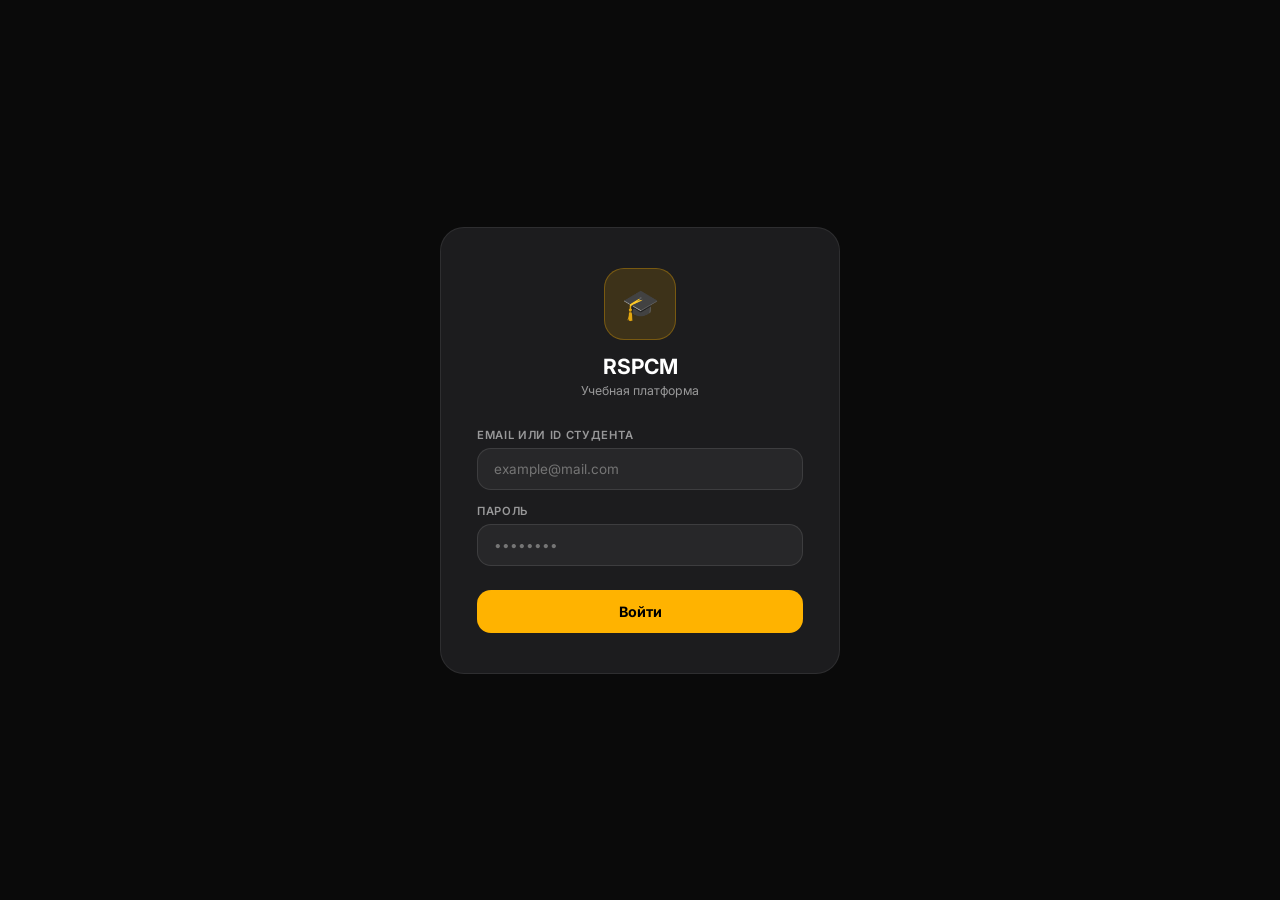
<file: index.html>
<!DOCTYPE html>
<html lang="ru">
<head>
<meta charset="UTF-8">
<meta name="viewport" content="width=device-width, initial-scale=1">
<title>RSPCM — Вход</title>
<link rel="stylesheet" href="css/style.css">
</head>
<body>
<div class="login-page">
  <div class="login-card">
    <div class="login-logo">
      <div class="logo-icon">🎓</div>
      <h1>RSPCM</h1>
      <p>Учебная платформа</p>
    </div>
    <div class="form-group">
      <label>Email или ID студента</label>
      <input type="text" id="identifier" placeholder="example@mail.com" autocomplete="username">
    </div>
    <div class="form-group">
      <label>Пароль</label>
      <input type="password" id="password" placeholder="••••••••" autocomplete="current-password">
    </div>
    <div id="login-error" style="color:#dc2626;font-size:.83rem;margin-bottom:10px;display:none;"></div>
    <button class="login-btn" id="login-btn" onclick="doLogin()">Войти</button>
  </div>
</div>
<div class="toast-container" id="toasts"></div>

<script src="js/api.js"></script>
<script src="js/utils.js"></script>
<script>
// Redirect if already logged in
(function() {
  const token = localStorage.getItem('token');
  const role = localStorage.getItem('role');
  if (token && role) redirect(role);
})();

function redirect(role) {
  if (role === 'ADMIN') location.href = 'admin/index.html';
  else if (role === 'TEACHER') location.href = 'teacher/index.html';
  else location.href = 'student/index.html';
}

document.getElementById('password').addEventListener('keydown', e => {
  if (e.key === 'Enter') doLogin();
});
document.getElementById('identifier').addEventListener('keydown', e => {
  if (e.key === 'Enter') document.getElementById('password').focus();
});

async function doLogin() {
  const identifier = document.getElementById('identifier').value.trim();
  const password = document.getElementById('password').value;
  const errEl = document.getElementById('login-error');
  errEl.style.display = 'none';

  if (!identifier || !password) {
    errEl.textContent = 'Заполните все поля';
    errEl.style.display = 'block';
    return;
  }

  const btn = document.getElementById('login-btn');
  btn.disabled = true;
  btn.textContent = 'Вход...';

  try {
    const data = await api.postNoAuth('/auth/login', { identifier, password });
    localStorage.setItem('token', data.token);
    const roles = data.roles || [];
    const role = roles.includes('ADMIN') ? 'ADMIN' : roles.includes('TEACHER') ? 'TEACHER' : 'STUDENT';
    localStorage.setItem('role', role);
    localStorage.setItem('userEmail', data.email || '');
    redirect(role);
  } catch (e) {
    const msg = e.message || 'Ошибка входа';
    let display = msg;
    try {
      const idx = msg.indexOf('{');
      if (idx !== -1) { display = JSON.parse(msg.slice(idx)).message || msg; }
    } catch {}
    errEl.textContent = display;
    errEl.style.display = 'block';
    btn.disabled = false;
    btn.textContent = 'Войти';
  }
}
</script>
</body>
</html>
</file>
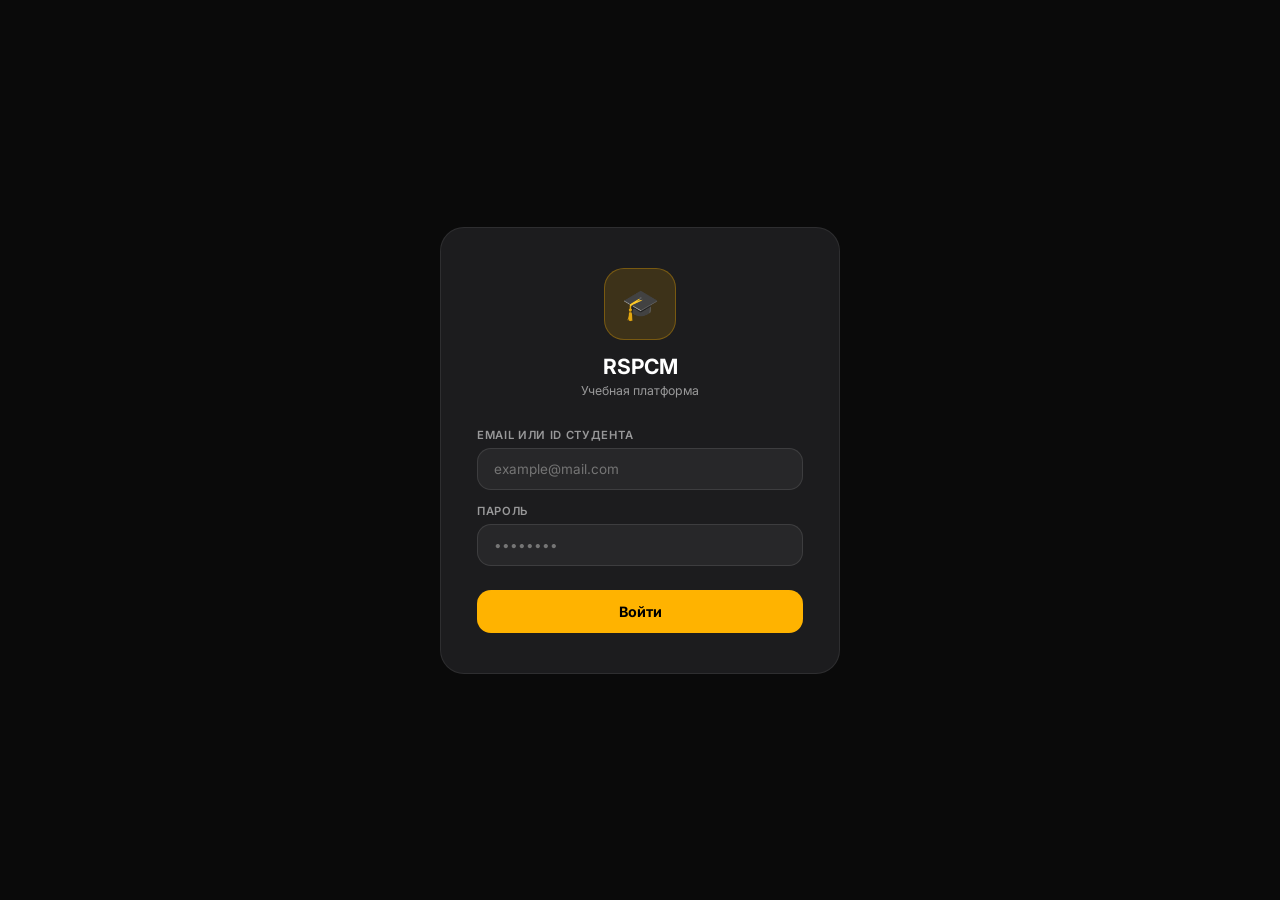
<file: admin/index.html>
<!DOCTYPE html>
<html lang="ru">
<head>
<meta charset="UTF-8">
<meta name="viewport" content="width=device-width, initial-scale=1">
<title>RSPCM — Администратор</title>
<link rel="stylesheet" href="../css/style.css">
</head>
<body>
<div class="app">
  <!-- Sidebar -->
  <aside class="sidebar">
    <div class="sidebar-logo">
      <h1>🎓 RSPCM</h1>
      <p>Администратор</p>
    </div>
    <nav class="sidebar-nav">
      <div class="nav-item active" id="nav-dashboard" onclick="showSection('dashboard')">
        <span class="icon">📊</span> Дашборд
      </div>
      <div class="nav-item" id="nav-users" onclick="showSection('users')">
        <span class="icon">👥</span> Пользователи
      </div>
      <div class="nav-item" id="nav-groups" onclick="showSection('groups')">
        <span class="icon">🏫</span> Группы
      </div>
      <div class="nav-item" id="nav-subjects" onclick="showSection('subjects')">
        <span class="icon">📚</span> Предметы
      </div>
      <div class="nav-item" id="nav-practices" onclick="showSection('practices')">
        <span class="icon">🔬</span> Практики
      </div>
      <div class="nav-item" id="nav-exams" onclick="showSection('exams')">
        <span class="icon">📝</span> Экзамены
      </div>
    </nav>
    <div class="sidebar-footer">
      <div class="sidebar-user">
        <div class="sidebar-avatar" id="user-avatar">A</div>
        <div class="sidebar-user-info">
          <div class="sidebar-user-name" id="user-name">Загрузка...</div>
          <div class="sidebar-user-role">Администратор</div>
        </div>
        <button class="logout-btn" onclick="logout()" title="Выйти">⏻</button>
      </div>
    </div>
  </aside>

  <!-- Main -->
  <div class="main">
    <div class="topbar">
      <h2 id="topbar-title">Дашборд</h2>
    </div>
    <div class="content">

      <!-- ── Dashboard ── -->
      <div class="section active" id="section-dashboard">
        <div class="stats-grid" id="stats-grid">
          <div class="loader-wrap"><div class="loader"></div></div>
        </div>
        <div class="card">
          <div class="card-header">
            <span class="card-title">Последние отчёты студентов</span>
            <button class="btn btn-outline btn-sm" onclick="showSection('practices')">Все практики →</button>
          </div>
          <div id="recent-reports"><div class="loader-wrap"><div class="loader"></div></div></div>
        </div>
      </div>

      <!-- ── Users ── -->
      <div class="section" id="section-users">
        <div class="card">
          <div class="card-header">
            <span class="card-title">Пользователи</span>
            <button class="btn btn-primary btn-sm" onclick="openUserModal()">+ Добавить</button>
          </div>
          <div class="search-bar" style="margin-bottom:14px;">
            <input type="text" id="users-search" placeholder="Поиск..." oninput="loadUsers(0)">
            <select id="users-role" onchange="loadUsers(0)">
              <option value="">Все роли</option>
              <option value="ADMIN">Администратор</option>
              <option value="TEACHER">Преподаватель</option>
              <option value="STUDENT">Студент</option>
            </select>
          </div>
          <div class="table-wrap">
            <table>
              <thead><tr>
                <th>Имя</th><th>Email</th><th>Университет ID</th><th>Роль</th><th>Статус</th><th>Действия</th>
              </tr></thead>
              <tbody id="users-tbody"></tbody>
            </table>
          </div>
          <div id="users-pagination"></div>
        </div>
      </div>

      <!-- ── Groups ── -->
      <div class="section" id="section-groups">
        <div class="card">
          <div class="card-header">
            <span class="card-title">Учебные группы</span>
            <button class="btn btn-primary btn-sm" onclick="openGroupModal()">+ Создать группу</button>
          </div>
          <div class="search-bar" style="margin-bottom:14px;">
            <input type="text" id="groups-search" placeholder="Поиск..." oninput="loadGroups(0)">
          </div>
          <div class="table-wrap">
            <table>
              <thead><tr>
                <th>Название</th><th>Язык</th><th>Описание</th><th>Студентов</th><th>Действия</th>
              </tr></thead>
              <tbody id="groups-tbody"></tbody>
            </table>
          </div>
          <div id="groups-pagination"></div>
        </div>
      </div>

      <!-- ── Subjects ── -->
      <div class="section" id="section-subjects">
        <div class="card">
          <div class="card-header">
            <span class="card-title">Предметы</span>
            <button class="btn btn-primary btn-sm" onclick="openSubjectModal()">+ Добавить предмет</button>
          </div>
          <div class="table-wrap">
            <table>
              <thead><tr>
                <th>Название</th><th>Описание</th><th>Преподаватели</th><th>Действия</th>
              </tr></thead>
              <tbody id="subjects-tbody"></tbody>
            </table>
          </div>
          <div id="subjects-pagination"></div>
        </div>
      </div>

      <!-- ── Practices ── -->
      <div class="section" id="section-practices">
        <div class="card">
          <div class="card-header">
            <span class="card-title">Практики (все)</span>
          </div>
          <div class="search-bar" style="margin-bottom:14px;">
            <input type="text" id="practices-search" placeholder="Поиск..." oninput="loadAdminPractices(0)">
          </div>
          <div class="table-wrap">
            <table>
              <thead><tr>
                <th>Название</th><th>Режим</th><th>Предмет</th><th>Дедлайн</th><th>Дневник</th>
              </tr></thead>
              <tbody id="practices-tbody"></tbody>
            </table>
          </div>
          <div id="practices-pagination"></div>
        </div>
      </div>

      <!-- ── Exams ── -->
      <div class="section" id="section-exams">
        <div class="card">
          <div class="card-header">
            <span class="card-title">Экзамены (все)</span>
          </div>
          <div class="search-bar" style="margin-bottom:14px;">
            <input type="text" id="exams-search" placeholder="Поиск..." oninput="loadAdminExams(0)">
            <select id="exams-status" onchange="loadAdminExams(0)">
              <option value="">Все статусы</option>
              <option value="DRAFT">Черновик</option>
              <option value="READY">Готов</option>
              <option value="PUBLISHED">Опубликован</option>
              <option value="COMPLETED">Завершён</option>
              <option value="CANCELLED">Отменён</option>
            </select>
          </div>
          <div class="table-wrap">
            <table>
              <thead><tr>
                <th>Название</th><th>Тип</th><th>Статус</th><th>Начало</th><th>Конец</th><th>Действия</th>
              </tr></thead>
              <tbody id="exams-tbody"></tbody>
            </table>
          </div>
          <div id="exams-pagination"></div>
        </div>
      </div>

    </div>
  </div>
</div>

<!-- ── Modal: User ── -->
<div class="modal-overlay" id="modal-user">
  <div class="modal">
    <div class="modal-header">
      <span class="modal-title" id="user-modal-title">Пользователь</span>
      <button class="modal-close" onclick="closeUserModal()">✕</button>
    </div>
    <div class="modal-body">
      <input type="hidden" id="um-id">
      <div class="form-row">
        <div class="form-group">
          <label>Имя</label>
          <input type="text" id="um-first" placeholder="Имя">
        </div>
        <div class="form-group">
          <label>Фамилия</label>
          <input type="text" id="um-last" placeholder="Фамилия">
        </div>
      </div>
      <div class="form-group" id="um-email-wrap">
        <label>Email</label>
        <input type="email" id="um-email" placeholder="email@example.com">
      </div>
      <div class="form-group" id="um-pass-wrap">
        <label>Пароль</label>
        <input type="password" id="um-pass" placeholder="Минимум 6 символов">
      </div>
      <div class="form-group">
        <label>Роль</label>
        <select id="um-role">
          <option value="ADMIN">Администратор</option>
          <option value="TEACHER">Преподаватель</option>
          <option value="STUDENT">Студент</option>
        </select>
      </div>
      <div class="form-group">
        <label>
          <input type="checkbox" id="um-enabled" checked style="width:auto;margin-right:6px;">
          Аккаунт активен
        </label>
      </div>
    </div>
    <div class="modal-footer">
      <button class="btn btn-outline" onclick="closeUserModal()">Отмена</button>
      <button class="btn btn-primary" onclick="saveUser()">Сохранить</button>
    </div>
  </div>
</div>

<!-- ── Modal: Group ── -->
<div class="modal-overlay" id="modal-group">
  <div class="modal modal-lg">
    <div class="modal-header">
      <span class="modal-title" id="group-modal-title">Группа</span>
      <button class="modal-close" onclick="closeGroupModal()">✕</button>
    </div>
    <div class="modal-body">
      <input type="hidden" id="gm-id">
      <div class="form-row">
        <div class="form-group">
          <label>Название</label>
          <input type="text" id="gm-name" placeholder="Название группы">
        </div>
        <div class="form-group">
          <label>Язык</label>
          <select id="gm-lang">
            <option value="RU">Русский</option>
            <option value="UZ">Узбекский</option>
          </select>
        </div>
      </div>
      <div class="form-group">
        <label>Описание</label>
        <textarea id="gm-desc" placeholder="Описание (необязательно)"></textarea>
      </div>
      <div class="form-row">
        <div class="form-group">
          <label>Предметы</label>
          <select id="gm-subjects" multiple style="height:120px;"></select>
          <div class="form-hint">Ctrl+Click для выбора нескольких</div>
        </div>
        <div class="form-group">
          <label>Преподаватели</label>
          <select id="gm-teachers" multiple style="height:120px;"></select>
        </div>
      </div>
    </div>
    <div class="modal-footer">
      <button class="btn btn-outline" onclick="closeGroupModal()">Отмена</button>
      <button class="btn btn-primary" onclick="saveGroup()">Сохранить</button>
    </div>
  </div>
</div>

<!-- ── Modal: Subject ── -->
<div class="modal-overlay" id="modal-subject">
  <div class="modal">
    <div class="modal-header">
      <span class="modal-title" id="subject-modal-title">Предмет</span>
      <button class="modal-close" onclick="closeSubjectModal()">✕</button>
    </div>
    <div class="modal-body">
      <input type="hidden" id="sm-id">
      <div class="form-group">
        <label>Название</label>
        <input type="text" id="sm-name" placeholder="Название предмета">
      </div>
      <div class="form-group">
        <label>Описание</label>
        <textarea id="sm-desc" placeholder="Описание"></textarea>
      </div>
      <div class="form-group">
        <label>Преподаватели</label>
        <select id="sm-teachers" multiple style="height:120px;"></select>
        <div class="form-hint">Ctrl+Click для выбора нескольких</div>
      </div>
    </div>
    <div class="modal-footer">
      <button class="btn btn-outline" onclick="closeSubjectModal()">Отмена</button>
      <button class="btn btn-primary" onclick="saveSubject()">Сохранить</button>
    </div>
  </div>
</div>

<input type="file" id="import-file-input" accept=".xlsx,.xls,.csv" style="display:none;" onchange="doImportStudents(this)">
<div class="toast-container" id="toasts"></div>

<script src="../js/api.js"></script>
<script src="../js/utils.js"></script>
<script>
// Auth guard
if (!localStorage.getItem('token')) location.href = '../index.html';

const ROLE_LABELS = { ADMIN: 'Администратор', TEACHER: 'Преподаватель', STUDENT: 'Студент' };
const LANG_LABELS = { RU: 'Русский', UZ: 'Узбекский' };

// ── Override showSection for topbar title ──
const SECTION_TITLES = {
  dashboard: 'Дашборд',
  users: 'Пользователи',
  groups: 'Учебные группы',
  subjects: 'Предметы',
  practices: 'Практики',
  exams: 'Экзамены',
};
function showSection(id) {
  document.querySelectorAll('.section').forEach(s => s.classList.remove('active'));
  const s = document.getElementById('section-' + id);
  if (s) s.classList.add('active');
  document.querySelectorAll('.nav-item').forEach(el => el.classList.remove('active'));
  const nav = document.getElementById('nav-' + id);
  if (nav) nav.classList.add('active');
  document.getElementById('topbar-title').textContent = SECTION_TITLES[id] || id;

  if (id === 'users') loadUsers(0);
  else if (id === 'groups') { loadGroups(0); }
  else if (id === 'subjects') loadSubjects(0);
  else if (id === 'practices') loadAdminPractices(0);
  else if (id === 'exams') loadAdminExams(0);
}

function logout() {
  localStorage.clear();
  location.href = '../index.html';
}

// ── Init ──
async function init() {
  try {
    const me = await api.get('/users/me');
    document.getElementById('user-name').textContent = me.firstName + ' ' + me.lastName;
    document.getElementById('user-avatar').textContent = (me.firstName || 'A')[0].toUpperCase();
  } catch {}
  loadDashboard();
}

// ── Dashboard ──
async function loadDashboard() {
  const grid = document.getElementById('stats-grid');
  grid.innerHTML = '<div class="loader-wrap"><div class="loader"></div></div>';
  try {
    const stats = await api.get('/admin-dashboard/general-stats');
    grid.innerHTML = `
      <div class="stat-card" style="cursor:pointer;" onclick="showSection('users')">
        <div class="stat-icon blue">👨‍🎓</div><div><div class="stat-val">${stats.totalStudents ?? '—'}</div><div class="stat-label">Студентов</div></div>
      </div>
      <div class="stat-card" style="cursor:pointer;" onclick="showSection('groups')">
        <div class="stat-icon green">🏫</div><div><div class="stat-val">${stats.totalStudyGroups ?? stats.totalGroups ?? '—'}</div><div class="stat-label">Учебных групп</div></div>
      </div>
      <div class="stat-card">
        <div class="stat-icon yellow">⏳</div><div><div class="stat-val" style="color:var(--warning)">${stats.pendingReports ?? '—'}</div><div class="stat-label">На проверке</div></div>
      </div>
      <div class="stat-card">
        <div class="stat-icon green">✅</div><div><div class="stat-val" style="color:var(--success)">${stats.approvedReports ?? '—'}</div><div class="stat-label">Одобрено</div></div>
      </div>
    `;
  } catch {
    grid.innerHTML = '<div class="empty-state"><p>Не удалось загрузить статистику</p></div>';
  }
  loadRecentReports();
}

async function loadRecentReports() {
  const el = document.getElementById('recent-reports');
  try {
    const data = await api.get('/admin-dashboard/recent-reports?size=5');
    const items = data.content || data;
    if (!items || !items.length) {
      el.innerHTML = '<div class="empty-state"><p>Нет последних отчётов</p></div>';
      return;
    }
    el.innerHTML = `<div class="table-wrap"><table>
      <thead><tr><th>Студент</th><th>Экзамен</th><th>Группы</th><th>Статус</th><th>Дата сдачи</th></tr></thead>
      <tbody>${items.map(r => `<tr>
        <td>${r.submittedBy ? r.submittedBy.firstName + ' ' + r.submittedBy.lastName : '—'}</td>
        <td>${r.examTitle || '—'}</td>
        <td style="font-size:.78rem;">${(r.groupNames || []).join(', ') || '—'}</td>
        <td>${badge(r.status)}</td>
        <td style="font-size:.8rem;">${fmtDate(r.submittedAt)}</td>
      </tr>`).join('')}</tbody>
    </table></div>`;
  } catch {
    el.innerHTML = '<div class="empty-state"><p>Нет данных</p></div>';
  }
}

// ── Admin Practices ──
let adminPracticesPage = 0;
async function loadAdminPractices(page = 0) {
  adminPracticesPage = page;
  const q = document.getElementById('practices-search').value;
  const tbody = document.getElementById('practices-tbody');
  tbody.innerHTML = '<tr><td colspan="5"><div class="loader-wrap"><div class="loader"></div></div></td></tr>';
  try {
    const params = new URLSearchParams({ page, size: 15 });
    if (q) params.set('query', q);
    const data = await api.get('/practices?' + params);
    const items = data.content || data;
    const total = data.totalPages || 1;
    tbody.innerHTML = items.map(p => `
      <tr>
        <td><strong>${p.name || '—'}</strong></td>
        <td>${badge(p.workMode)}</td>
        <td>${p.subject ? p.subject.name : '—'}</td>
        <td>${p.deadline ? fmtDateOnly(p.deadline) : '—'}</td>
        <td>${p.schedulingRequired ? '<span class="badge badge-green">Да</span>' : '<span class="badge badge-gray">Нет</span>'}</td>
      </tr>
    `).join('') || '<tr><td colspan="5"><div class="empty-state"><p>Нет практик</p></div></td></tr>';
    document.getElementById('practices-pagination').innerHTML = paginator(page, total, 'loadAdminPractices');
  } catch(e) {
    tbody.innerHTML = `<tr><td colspan="5" style="color:var(--danger);padding:16px">${e.message}</td></tr>`;
  }
}

// ── Admin Exams ──
let adminExamsPage = 0;
async function loadAdminExams(page = 0) {
  adminExamsPage = page;
  const q = document.getElementById('exams-search').value;
  const status = document.getElementById('exams-status').value;
  const tbody = document.getElementById('exams-tbody');
  tbody.innerHTML = '<tr><td colspan="6"><div class="loader-wrap"><div class="loader"></div></div></td></tr>';
  try {
    const params = new URLSearchParams({ page, size: 15 });
    if (q) params.set('query', q);
    if (status) params.set('status', status);
    const data = await api.get('/exams?' + params);
    const items = data.content || data;
    const total = data.totalPages || 1;
    tbody.innerHTML = items.map(e => `
      <tr>
        <td><strong>${e.title}</strong></td>
        <td>${badge(e.type)}</td>
        <td>${badge(e.status)}</td>
        <td style="font-size:.8rem;">${fmtDate(e.startAt)}</td>
        <td style="font-size:.8rem;">${fmtDate(e.endAt)}</td>
        <td>
          <button class="btn btn-danger btn-sm" onclick="deleteExam(${e.id})">🗑</button>
        </td>
      </tr>
    `).join('') || '<tr><td colspan="6"><div class="empty-state"><p>Нет экзаменов</p></div></td></tr>';
    document.getElementById('exams-pagination').innerHTML = paginator(page, total, 'loadAdminExams');
  } catch(e) {
    tbody.innerHTML = `<tr><td colspan="6" style="color:var(--danger);padding:16px">${e.message}</td></tr>`;
  }
}

async function deleteExam(id) {
  if (!confirm('Удалить экзамен?')) return;
  try {
    await api.delete('/exams/' + id);
    loadAdminExams(adminExamsPage);
    toast('Экзамен удалён');
  } catch(e) { toast(e.message, 'error'); }
}

// ── Users ──
let usersPage = 0;
async function loadUsers(page = 0) {
  usersPage = page;
  const q = document.getElementById('users-search').value;
  const role = document.getElementById('users-role').value;
  const tbody = document.getElementById('users-tbody');
  tbody.innerHTML = '<tr><td colspan="6"><div class="loader-wrap"><div class="loader"></div></div></td></tr>';
  try {
    const params = new URLSearchParams({ page, size: 15 });
    if (q) params.set('query', q);
    if (role) params.set('role', role);
    const data = await api.get('/users?' + params);
    const items = data.content || data;
    const total = data.totalPages || 1;
    tbody.innerHTML = items.map(u => `
      <tr>
        <td>${u.firstName} ${u.lastName}</td>
        <td>${u.email || '—'}</td>
        <td>${u.universityId || '—'}</td>
        <td>${(u.roles || []).map(r => `<span class="badge badge-blue">${ROLE_LABELS[r] || r}</span>`).join(' ')}</td>
        <td><span class="badge ${u.enabled ? 'badge-green' : 'badge-gray'}">${u.enabled ? 'Активен' : 'Заблокирован'}</span></td>
        <td>
          <div class="btn-group">
            <button class="btn btn-outline btn-sm" onclick='editUser(${JSON.stringify(u)})'>✏️</button>
            <button class="btn btn-danger btn-sm" onclick="deleteUser(${u.id})">🗑</button>
          </div>
        </td>
      </tr>
    `).join('') || '<tr><td colspan="6"><div class="empty-state"><p>Нет пользователей</p></div></td></tr>';
    document.getElementById('users-pagination').innerHTML = paginator(page, total, 'loadUsers');
  } catch(e) {
    tbody.innerHTML = `<tr><td colspan="6" style="color:var(--danger);padding:16px">${e.message}</td></tr>`;
  }
}

function openUserModal(user = null) {
  document.getElementById('um-id').value = user ? user.id : '';
  document.getElementById('um-first').value = user ? user.firstName : '';
  document.getElementById('um-last').value = user ? user.lastName : '';
  document.getElementById('um-email').value = user ? user.email : '';
  document.getElementById('um-pass').value = '';
  document.getElementById('um-role').value = user ? (user.roles?.[0] || 'STUDENT') : 'STUDENT';
  document.getElementById('um-enabled').checked = user ? user.enabled : true;
  document.getElementById('user-modal-title').textContent = user ? 'Редактировать пользователя' : 'Новый пользователь';
  document.getElementById('um-email-wrap').style.display = user ? 'none' : '';
  document.getElementById('um-pass-wrap').style.display = user ? 'none' : '';
  document.getElementById('modal-user').classList.add('open');
}
function editUser(u) { openUserModal(u); }
function closeUserModal() { document.getElementById('modal-user').classList.remove('open'); }

async function saveUser() {
  const id = document.getElementById('um-id').value;
  const body = {
    firstName: document.getElementById('um-first').value.trim(),
    lastName: document.getElementById('um-last').value.trim(),
    roles: [document.getElementById('um-role').value],
    enabled: document.getElementById('um-enabled').checked,
  };
  if (!id) {
    body.email = document.getElementById('um-email').value.trim();
    body.password = document.getElementById('um-pass').value;
  }
  try {
    if (id) await api.put('/users/' + id, body);
    else await api.post('/users', body);
    closeUserModal();
    loadUsers(usersPage);
    toast(id ? 'Пользователь обновлён' : 'Пользователь создан');
  } catch(e) { toast(e.message, 'error'); }
}

async function deleteUser(id) {
  if (!confirm('Удалить пользователя?')) return;
  try {
    await api.delete('/users/' + id);
    loadUsers(usersPage);
    toast('Пользователь удалён');
  } catch(e) { toast(e.message, 'error'); }
}

// ── Groups ──
let groupsPage = 0;
let allTeachers = [], allSubjects = [];

async function loadGroups(page = 0) {
  groupsPage = page;
  const q = document.getElementById('groups-search').value;
  const tbody = document.getElementById('groups-tbody');
  tbody.innerHTML = '<tr><td colspan="5"><div class="loader-wrap"><div class="loader"></div></div></td></tr>';
  try {
    const params = new URLSearchParams({ page, size: 15 });
    if (q) params.set('query', q);
    const data = await api.get('/admin/groups?' + params);
    const items = data.content || data;
    const total = data.totalPages || 1;
    tbody.innerHTML = items.map(g => `
      <tr>
        <td><strong>${g.name}</strong></td>
        <td>${LANG_LABELS[g.language] || g.language}</td>
        <td>${g.description || '—'}</td>
        <td>${g.studentCount ?? (g.students?.length ?? '—')}</td>
        <td>
          <div class="btn-group">
            <button class="btn btn-outline btn-sm" onclick="openEditGroup(${g.id})">✏️</button>
            <button class="btn btn-outline btn-sm" title="Импорт студентов" onclick="importStudents(${g.id})">📥</button>
            <button class="btn btn-danger btn-sm" onclick="deleteGroup(${g.id})">🗑</button>
          </div>
        </td>
      </tr>
    `).join('') || '<tr><td colspan="5"><div class="empty-state"><p>Нет групп</p></div></td></tr>';
    document.getElementById('groups-pagination').innerHTML = paginator(page, total, 'loadGroups');
  } catch(e) {
    tbody.innerHTML = `<tr><td colspan="5" style="color:var(--danger);padding:16px">${e.message}</td></tr>`;
  }
}

async function openGroupModal(group = null) {
  document.getElementById('gm-id').value = group ? group.id : '';
  document.getElementById('gm-name').value = group ? group.name : '';
  document.getElementById('gm-lang').value = group ? group.language : 'RU';
  document.getElementById('gm-desc').value = group ? group.description || '' : '';
  document.getElementById('group-modal-title').textContent = group ? 'Редактировать группу' : 'Новая группа';

  // Load teachers and subjects for selects
  try {
    if (!allTeachers.length) {
      const td = await api.get('/users?role=TEACHER&size=200');
      allTeachers = td.content || td;
    }
    if (!allSubjects.length) {
      const sd = await api.get('/subjects?size=200');
      allSubjects = sd.content || sd;
    }
  } catch {}

  const selT = document.getElementById('gm-teachers');
  const selS = document.getElementById('gm-subjects');
  selT.innerHTML = allTeachers.map(t => `<option value="${t.id}">${t.firstName} ${t.lastName}</option>`).join('');
  selS.innerHTML = allSubjects.map(s => `<option value="${s.id}">${s.name}</option>`).join('');

  if (group) {
    const tIds = (group.teachers || []).map(t => String(t.id));
    const sIds = (group.subjects || []).map(s => String(s.id));
    [...selT.options].forEach(o => o.selected = tIds.includes(o.value));
    [...selS.options].forEach(o => o.selected = sIds.includes(o.value));
  }
  document.getElementById('modal-group').classList.add('open');
}

async function openEditGroup(id) {
  try {
    const g = await api.get('/admin/groups/' + id);
    openGroupModal(g);
  } catch(e) { toast(e.message, 'error'); }
}

function closeGroupModal() { document.getElementById('modal-group').classList.remove('open'); }

async function saveGroup() {
  const id = document.getElementById('gm-id').value;
  const selS = document.getElementById('gm-subjects');
  const selT = document.getElementById('gm-teachers');
  const body = {
    name: document.getElementById('gm-name').value.trim(),
    language: document.getElementById('gm-lang').value,
    description: document.getElementById('gm-desc').value.trim(),
    subjectIds: [...selS.selectedOptions].map(o => Number(o.value)),
    teacherIds: [...selT.selectedOptions].map(o => Number(o.value)),
  };
  try {
    if (id) await api.put('/admin/groups/' + id, body);
    else await api.post('/admin/groups', body);
    closeGroupModal();
    loadGroups(groupsPage);
    toast(id ? 'Группа обновлена' : 'Группа создана');
  } catch(e) { toast(e.message, 'error'); }
}

async function deleteGroup(id) {
  if (!confirm('Удалить группу?')) return;
  try {
    await api.delete('/admin/groups/' + id);
    loadGroups(groupsPage);
    toast('Группа удалена');
  } catch(e) { toast(e.message, 'error'); }
}

let importGroupId = null;
function importStudents(groupId) {
  importGroupId = groupId;
  document.getElementById('import-file-input').value = '';
  document.getElementById('import-file-input').click();
}

async function doImportStudents(input) {
  if (!input.files[0] || !importGroupId) return;
  const formData = new FormData();
  formData.append('file', input.files[0]);
  try {
    await api.postForm('/admin/groups/' + importGroupId + '/import-students', formData);
    toast('Студенты импортированы успешно');
    loadGroups(groupsPage);
  } catch(e) { toast(e.message, 'error'); }
}

// ── Subjects ──
let subjectsPage = 0;
async function loadSubjects(page = 0) {
  subjectsPage = page;
  const tbody = document.getElementById('subjects-tbody');
  tbody.innerHTML = '<tr><td colspan="4"><div class="loader-wrap"><div class="loader"></div></div></td></tr>';
  try {
    const data = await api.get('/subjects?page=' + page + '&size=15');
    const items = data.content || data;
    const total = data.totalPages || 1;
    tbody.innerHTML = items.map(s => `
      <tr>
        <td><strong>${s.name}</strong></td>
        <td>${s.description || '—'}</td>
        <td>${(s.teachers || []).map(t => t.firstName + ' ' + t.lastName).join(', ') || '—'}</td>
        <td>
          <div class="btn-group">
            <button class="btn btn-outline btn-sm" onclick='openSubjectModal(${JSON.stringify(s)})'>✏️</button>
            <button class="btn btn-danger btn-sm" onclick="deleteSubject(${s.id})">🗑</button>
          </div>
        </td>
      </tr>
    `).join('') || '<tr><td colspan="4"><div class="empty-state"><p>Нет предметов</p></div></td></tr>';
    document.getElementById('subjects-pagination').innerHTML = paginator(page, total, 'loadSubjects');
  } catch(e) {
    tbody.innerHTML = `<tr><td colspan="4" style="color:var(--danger);padding:16px">${e.message}</td></tr>`;
  }
}

async function openSubjectModal(subject = null) {
  document.getElementById('sm-id').value = subject ? subject.id : '';
  document.getElementById('sm-name').value = subject ? subject.name : '';
  document.getElementById('sm-desc').value = subject ? subject.description || '' : '';
  document.getElementById('subject-modal-title').textContent = subject ? 'Редактировать предмет' : 'Новый предмет';

  if (!allTeachers.length) {
    try {
      const td = await api.get('/users?role=TEACHER&size=200');
      allTeachers = td.content || td;
    } catch {}
  }
  const selT = document.getElementById('sm-teachers');
  selT.innerHTML = allTeachers.map(t => `<option value="${t.id}">${t.firstName} ${t.lastName}</option>`).join('');
  if (subject) {
    const tIds = (subject.teachers || []).map(t => String(t.id));
    [...selT.options].forEach(o => o.selected = tIds.includes(o.value));
  }
  document.getElementById('modal-subject').classList.add('open');
}

function closeSubjectModal() { document.getElementById('modal-subject').classList.remove('open'); }

async function saveSubject() {
  const id = document.getElementById('sm-id').value;
  const selT = document.getElementById('sm-teachers');
  const body = {
    name: document.getElementById('sm-name').value.trim(),
    description: document.getElementById('sm-desc').value.trim(),
    teacherIds: [...selT.selectedOptions].map(o => Number(o.value)),
  };
  try {
    if (id) await api.put('/subjects/' + id, body);
    else await api.post('/subjects', body);
    closeSubjectModal();
    loadSubjects(subjectsPage);
    allSubjects = []; // reset cache
    toast(id ? 'Предмет обновлён' : 'Предмет создан');
  } catch(e) { toast(e.message, 'error'); }
}

async function deleteSubject(id) {
  if (!confirm('Удалить предмет?')) return;
  try {
    await api.delete('/subjects/' + id);
    loadSubjects(subjectsPage);
    toast('Предмет удалён');
  } catch(e) { toast(e.message, 'error'); }
}

init();
</script>
</body>
</html>
</file>
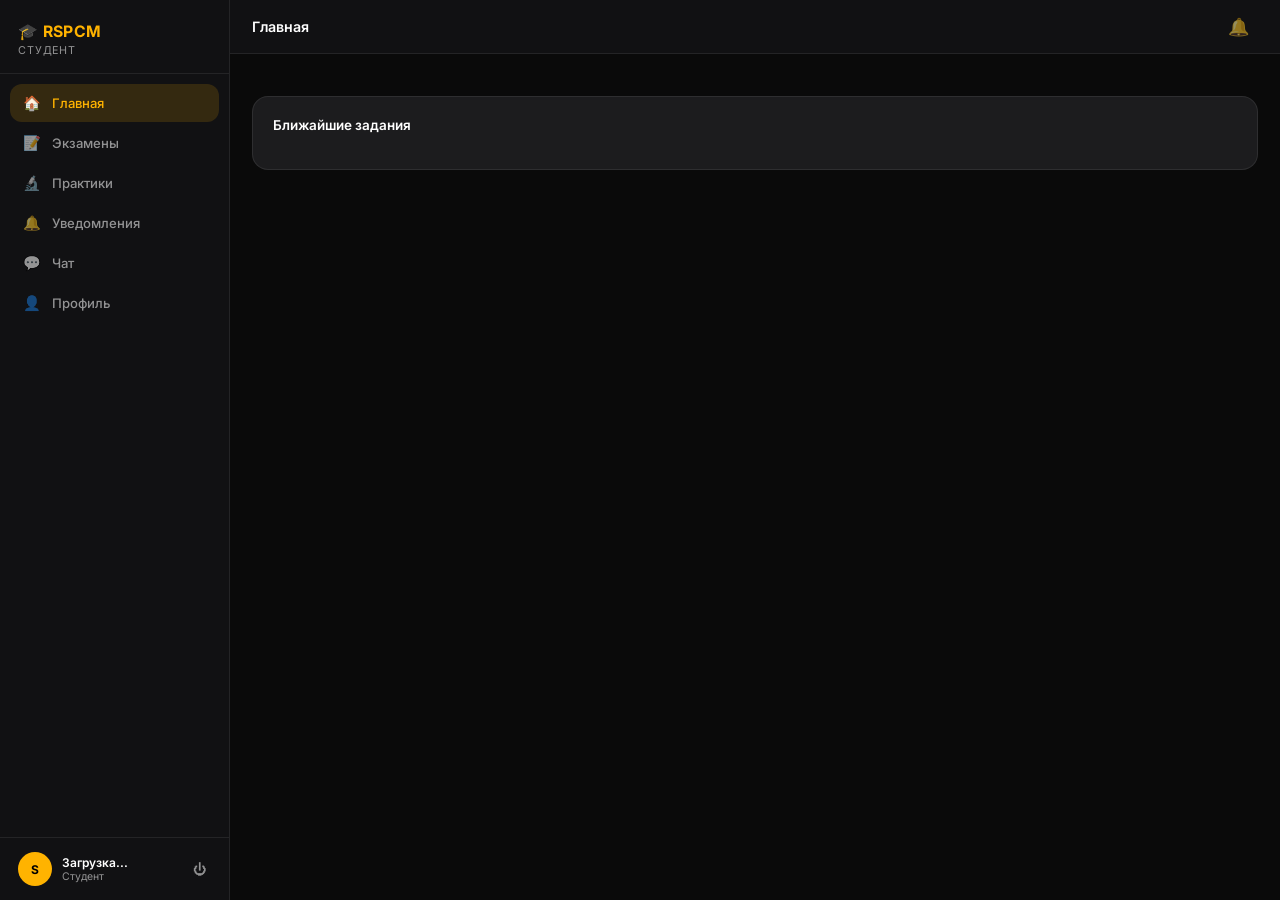
<file: student/index.html>
<!DOCTYPE html>
<html lang="ru">
<head>
<meta charset="UTF-8">
<meta name="viewport" content="width=device-width, initial-scale=1">
<title>RSPCM — Студент</title>
<link rel="stylesheet" href="../css/style.css">
<style>
/* Topbar bell */
.topbar { justify-content: space-between; }
.topbar-actions { display: flex; align-items: center; gap: 8px; }
.topbar-bell {
  position: relative; background: none; border: none;
  color: var(--text-sub); font-size: 1.15rem;
  padding: 6px 8px; border-radius: 8px; cursor: pointer;
  transition: color .15s, background .15s;
}
.topbar-bell:hover { color: var(--primary); background: var(--primary-dim); }
.bell-bubble {
  position: absolute; top: 1px; right: 1px;
  background: var(--danger); color: #fff;
  font-size: .6rem; font-weight: 700;
  min-width: 16px; height: 16px; border-radius: 8px;
  display: flex; align-items: center; justify-content: center; padding: 0 3px;
}
.bell-bubble.hidden { display: none; }
/* Notifications */
.notif-item {
  display: flex; gap: 14px; align-items: flex-start;
  padding: 14px 16px; border-bottom: 1px solid var(--border);
  cursor: pointer; transition: background .15s;
}
.notif-item:hover { background: rgba(255,255,255,.025); }
.notif-item.unread { border-left: 3px solid var(--primary); background: rgba(255,179,0,.04); }
.notif-dot { width: 8px; height: 8px; border-radius: 50%; background: var(--primary); flex-shrink: 0; margin-top: 6px; }
.notif-dot.read { background: transparent; border: 1px solid rgba(255,255,255,.2); }
.notif-title { font-weight: 600; font-size: .875rem; margin-bottom: 3px; }
.notif-body  { font-size: .8rem; color: var(--text-sub); line-height: 1.5; }
.notif-time  { font-size: .72rem; color: var(--text-sub); margin-top: 4px; }
/* Chat */
.chat-layout {
  display: flex; height: calc(100vh - 120px);
  background: var(--card); border-radius: 16px;
  border: 1px solid var(--border); overflow: hidden;
}
.chat-sidebar { width: 280px; flex-shrink: 0; border-right: 1px solid var(--border); overflow-y: auto; display: flex; flex-direction: column; }
.chat-sidebar-header { padding: 14px 16px; border-bottom: 1px solid var(--border); font-weight: 700; font-size: .85rem; color: var(--text-sub); flex-shrink: 0; }
.chat-main { flex: 1; display: flex; flex-direction: column; min-width: 0; }
.chat-item {
  display: flex; align-items: center; gap: 12px;
  padding: 12px 16px; cursor: pointer;
  border-bottom: 1px solid var(--border); transition: background .15s;
}
.chat-item:hover { background: rgba(255,255,255,.04); }
.chat-item.active { background: var(--primary-dim); }
.chat-avatar {
  width: 38px; height: 38px; border-radius: 50%;
  background: rgba(255,255,255,.08);
  display: flex; align-items: center; justify-content: center;
  font-size: .85rem; font-weight: 700; flex-shrink: 0; color: var(--primary);
}
.chat-item-name { font-weight: 600; font-size: .85rem; }
.chat-item-preview { font-size: .75rem; color: var(--text-sub); margin-top: 2px; white-space: nowrap; overflow: hidden; text-overflow: ellipsis; max-width: 180px; }
.chat-header { padding: 14px 18px; border-bottom: 1px solid var(--border); font-weight: 700; font-size: .9rem; flex-shrink: 0; }
.chat-messages { flex: 1; overflow-y: auto; padding: 16px 18px; display: flex; flex-direction: column; gap: 10px; }
.msg-bubble {
  max-width: 68%; padding: 10px 14px; border-radius: 14px;
  font-size: .875rem; line-height: 1.5; word-break: break-word;
}
.msg-bubble.mine { background: var(--primary); color: #000; align-self: flex-end; border-bottom-right-radius: 4px; }
.msg-bubble.theirs { background: rgba(255,255,255,.08); color: var(--text); align-self: flex-start; border-bottom-left-radius: 4px; }
.msg-time { font-size: .68rem; opacity: .55; margin-top: 3px; }
.msg-sender { font-size: .72rem; font-weight: 600; color: var(--primary); margin-bottom: 3px; }
.chat-input-row { display: flex; gap: 8px; padding: 12px 16px; border-top: 1px solid var(--border); flex-shrink: 0; }
.chat-input-row input { flex: 1; }
.chat-empty { flex: 1; display: flex; align-items: center; justify-content: center; flex-direction: column; color: var(--text-sub); gap: 8px; }
/* Journal entries */
.journal-entry { border: 1px solid var(--border); border-radius: 12px; padding: 14px 16px; margin-bottom: 10px; }
.journal-entry .je-date { font-size: .72rem; color: var(--primary); font-weight: 600; margin-bottom: 6px; text-transform: uppercase; letter-spacing: .05em; }
.journal-entry .je-text { font-size: .875rem; line-height: 1.6; color: rgba(255,255,255,.85); white-space: pre-wrap; }
/* Team members */
.member-chip {
  display: inline-flex; align-items: center; gap: 6px;
  padding: 4px 10px; border-radius: 20px;
  background: rgba(255,255,255,.07); font-size: .78rem;
  border: 1px solid var(--border); margin: 2px;
}
</style>
</head>
<body>
<div class="app">
  <!-- Sidebar -->
  <aside class="sidebar">
    <div class="sidebar-logo">
      <h1>🎓 RSPCM</h1>
      <p>Студент</p>
    </div>
    <nav class="sidebar-nav">
      <div class="nav-item active" id="nav-dashboard" onclick="showSection('dashboard')">
        <span class="icon">🏠</span> Главная
      </div>
      <div class="nav-item" id="nav-exams" onclick="showSection('exams')">
        <span class="icon">📝</span> Экзамены
      </div>
      <div class="nav-item" id="nav-practices" onclick="showSection('practices')">
        <span class="icon">🔬</span> Практики
      </div>
      <div class="nav-item" id="nav-notifications" onclick="showSection('notifications')">
        <span class="icon">🔔</span> Уведомления
        <span class="nav-badge" id="notif-nav-badge">0</span>
      </div>
      <div class="nav-item" id="nav-chat" onclick="showSection('chat')">
        <span class="icon">💬</span> Чат
      </div>
      <div class="nav-item" id="nav-profile" onclick="showSection('profile')">
        <span class="icon">👤</span> Профиль
      </div>
    </nav>
    <div class="sidebar-footer">
      <div class="sidebar-user">
        <div class="sidebar-avatar" id="user-avatar">S</div>
        <div class="sidebar-user-info">
          <div class="sidebar-user-name" id="user-name">Загрузка...</div>
          <div class="sidebar-user-role">Студент</div>
        </div>
        <button class="logout-btn" onclick="logout()" title="Выйти">⏻</button>
      </div>
    </div>
  </aside>

  <!-- Main -->
  <div class="main">
    <div class="topbar">
      <h2 id="topbar-title">Главная</h2>
      <div class="topbar-actions">
        <button class="topbar-bell" onclick="showSection('notifications')" title="Уведомления">
          🔔<span class="bell-bubble hidden" id="bell-count"></span>
        </button>
      </div>
    </div>
    <div class="content">

      <!-- ── Dashboard ── -->
      <div class="section active" id="section-dashboard">
        <div class="stats-grid" id="dash-stats"></div>
        <div class="card">
          <div class="card-header"><span class="card-title">Ближайшие задания</span></div>
          <div id="dash-exams"></div>
        </div>
      </div>

      <!-- ── Exams ── -->
      <div class="section" id="section-exams">
        <div class="card">
          <div class="card-header"><span class="card-title">Мои экзамены</span></div>
          <div class="search-bar" style="margin-bottom:14px;">
            <input type="text" id="exams-search" placeholder="Поиск..." oninput="loadExams(0)">
            <select id="exams-type" onchange="loadExams(0)">
              <option value="">Все типы</option>
              <option value="QUESTION">Тест</option>
              <option value="PRACTICE">Практика</option>
            </select>
          </div>
          <div class="table-wrap">
            <table>
              <thead><tr>
                <th>Название</th><th>Тип</th><th>Статус</th><th>Начало</th><th>Конец</th><th>Действие</th>
              </tr></thead>
              <tbody id="exams-tbody"></tbody>
            </table>
          </div>
          <div id="exams-pagination"></div>
        </div>
      </div>

      <!-- ── Practices ── -->
      <div class="section" id="section-practices">
        <div class="card">
          <div class="card-header"><span class="card-title">Мои практики</span></div>
          <div id="practices-list"></div>
        </div>
      </div>

      <!-- ── Notifications ── -->
      <div class="section" id="section-notifications">
        <div class="card">
          <div class="card-header">
            <span class="card-title">Уведомления</span>
            <button class="btn btn-outline btn-sm" onclick="markAllRead()">✓ Прочитать все</button>
          </div>
          <div id="notif-list"><div class="loader-wrap"><div class="loader"></div></div></div>
          <div id="notif-pagination"></div>
        </div>
      </div>

      <!-- ── Chat ── -->
      <div class="section" id="section-chat">
        <div class="chat-layout">
          <div class="chat-sidebar">
            <div class="chat-sidebar-header">Мои чаты</div>
            <div id="chat-list"><div class="loader-wrap"><div class="loader"></div></div></div>
          </div>
          <div class="chat-main" id="chat-main">
            <div class="chat-empty">
              <div style="font-size:2rem;">💬</div>
              <p>Выберите чат слева</p>
            </div>
          </div>
        </div>
      </div>

      <!-- ── Profile ── -->
      <div class="section" id="section-profile">
        <div class="card" style="max-width:480px;">
          <div class="card-header"><span class="card-title">Мой профиль</span></div>
          <div id="profile-info">
            <div class="loader-wrap"><div class="loader"></div></div>
          </div>
        </div>
      </div>

    </div>
  </div>
</div>

<!-- ── Modal: Exam Detail ── -->
<div class="modal-overlay" id="modal-exam-detail">
  <div class="modal modal-lg">
    <div class="modal-header">
      <span class="modal-title" id="exam-detail-title">Экзамен</span>
      <button class="modal-close" onclick="closeExamDetail()">✕</button>
    </div>
    <div class="modal-body" id="exam-detail-body">
    </div>
    <div class="modal-footer" id="exam-detail-footer">
    </div>
  </div>
</div>

<!-- ── Modal: Test (questions) ── -->
<div class="modal-overlay" id="modal-test">
  <div class="modal modal-lg">
    <div class="modal-header">
      <span class="modal-title">Прохождение теста</span>
      <button class="modal-close" onclick="if(confirm('Выйти? Прогресс сохранится.')) closeTestModal()">✕</button>
    </div>
    <div class="modal-body" id="test-body">
    </div>
    <div class="modal-footer">
      <button class="btn btn-outline btn-sm" id="test-prev" onclick="testNav(-1)">‹ Назад</button>
      <span id="test-progress" style="font-size:.85rem;color:var(--text-muted);"></span>
      <button class="btn btn-outline btn-sm" id="test-next" onclick="testNav(1)">Далее ›</button>
      <button class="btn btn-success" onclick="submitTest()">Завершить тест</button>
    </div>
  </div>
</div>

<!-- ── Modal: Practice Detail ── -->
<div class="modal-overlay" id="modal-practice-detail">
  <div class="modal modal-lg">
    <div class="modal-header">
      <span class="modal-title" id="prd-title">Практика</span>
      <button class="modal-close" onclick="document.getElementById('modal-practice-detail').classList.remove('open')">✕</button>
    </div>
    <div class="modal-body">
      <div class="tabs" id="pr-tabs">
        <div class="tab active" onclick="switchPrTab('pr-info')">Информация</div>
        <div class="tab" onclick="switchPrTab('pr-submit')">Сдача работы</div>
        <div class="tab" id="pr-tab-journal" style="display:none;" onclick="switchPrTab('pr-journal')">Дневник</div>
      </div>
      <div class="tab-panel active" id="pr-info">
        <div id="prd-info-body"></div>
      </div>
      <div class="tab-panel" id="pr-submit">
        <div id="prd-submit-body"></div>
      </div>
      <div class="tab-panel" id="pr-journal">
        <div id="prd-journal-body"></div>
      </div>
    </div>
  </div>
</div>

<div class="toast-container" id="toasts"></div>

<script src="../js/api.js"></script>
<script src="../js/utils.js"></script>
<script>
if (!localStorage.getItem('token')) location.href = '../index.html';

const SECTION_TITLES = {
  dashboard: 'Главная', exams: 'Экзамены',
  practices: 'Практики', notifications: 'Уведомления',
  chat: 'Чат', profile: 'Профиль'
};

let chatPollTimer = null, currentChatId = null, myUserId = null;

function showSection(id) {
  stopChatPolling();
  document.querySelectorAll('.section').forEach(s => s.classList.remove('active'));
  const s = document.getElementById('section-' + id);
  if (s) s.classList.add('active');
  document.querySelectorAll('.nav-item').forEach(el => el.classList.remove('active'));
  const nav = document.getElementById('nav-' + id);
  if (nav) nav.classList.add('active');
  document.getElementById('topbar-title').textContent = SECTION_TITLES[id] || id;

  if (id === 'exams') loadExams(0);
  else if (id === 'practices') loadPractices();
  else if (id === 'notifications') loadNotifications(0);
  else if (id === 'chat') loadChats();
  else if (id === 'profile') loadProfile();
}

function stopChatPolling() {
  if (chatPollTimer) { clearInterval(chatPollTimer); chatPollTimer = null; }
}

function logout() { localStorage.clear(); location.href = '../index.html'; }

// ── Init ──
let meData = null;

async function init() {
  try {
    meData = await api.get('/users/me');
    myUserId = meData.id;
    document.getElementById('user-name').textContent = meData.firstName + ' ' + meData.lastName;
    document.getElementById('user-avatar').textContent = (meData.firstName || 'S')[0].toUpperCase();
  } catch {}
  startNotifPoll();
  loadDashboard();
}

// ── Notification badge polling ──
function startNotifPoll() {
  updateNotifBadge();
  setInterval(updateNotifBadge, 60000);
}

async function updateNotifBadge() {
  try {
    const data = await api.get('/notifications/unread-count');
    const count = data.count ?? 0;
    const bell = document.getElementById('bell-count');
    const navBadge = document.getElementById('notif-nav-badge');
    if (bell) { bell.textContent = count; bell.classList.toggle('hidden', count === 0); }
    if (navBadge) { navBadge.textContent = count; navBadge.classList.toggle('visible', count > 0); }
  } catch {}
}

// ── Dashboard ──
async function loadDashboard() {
  const statsEl = document.getElementById('dash-stats');
  const examsEl = document.getElementById('dash-exams');
  statsEl.innerHTML = '<div class="loader-wrap"><div class="loader"></div></div>';

  try {
    const dash = await api.get('/student-dashboard/me');
    // dash: { subjects, practices, exams } — lists of StudentTaskItem
    const subjects = dash.subjects || [];
    const practices = dash.practices || [];
    const exams = dash.exams || [];

    statsEl.innerHTML = `
      <div class="stat-card" style="cursor:pointer;" onclick="showSection('exams')">
        <div class="stat-icon blue">📝</div><div><div class="stat-val">${exams.length}</div><div class="stat-label">Экзаменов</div></div>
      </div>
      <div class="stat-card" style="cursor:pointer;" onclick="showSection('practices')">
        <div class="stat-icon green">🔬</div><div><div class="stat-val">${practices.length}</div><div class="stat-label">Практик</div></div>
      </div>
      <div class="stat-card">
        <div class="stat-icon yellow">📚</div><div><div class="stat-val">${subjects.length}</div><div class="stat-label">Предметов</div></div>
      </div>
    `;

    // Show upcoming exams and practices
    const upcoming = [
      ...exams.map(e => ({ ...e, itemType: 'exam' })),
      ...practices.map(p => ({ ...p, itemType: 'practice' }))
    ].filter(i => i.deadline).sort((a, b) => new Date(a.deadline) - new Date(b.deadline)).slice(0, 8);

    if (upcoming.length) {
      examsEl.innerHTML = upcoming.map(item => `
        <div class="list-item">
          <div style="flex:1;">
            <div style="font-weight:600;">${item.title || '—'}</div>
            <div style="font-size:.78rem;color:var(--text-sub);">
              ${item.itemType === 'exam' ? '📝 Экзамен' : '🔬 Практика'}
              ${item.deadline ? ' · до ' + fmtDateOnly(item.deadline) : ''}
            </div>
          </div>
          ${badge(item.type || item.itemType)}
        </div>
      `).join('');
    } else {
      examsEl.innerHTML = '<div class="empty-state"><p>Нет ближайших заданий</p></div>';
    }
  } catch {
    statsEl.innerHTML = '<div class="empty-state"><p>Не удалось загрузить данные</p></div>';
    examsEl.innerHTML = '';
  }
}

// ── Exams ──
let examsPage = 0;
async function loadExams(page = 0) {
  examsPage = page;
  const q = document.getElementById('exams-search').value;
  const type = document.getElementById('exams-type').value;
  const tbody = document.getElementById('exams-tbody');
  tbody.innerHTML = '<tr><td colspan="6"><div class="loader-wrap"><div class="loader"></div></div></td></tr>';
  try {
    const params = new URLSearchParams({ page, size: 15 });
    if (q) params.set('query', q);
    if (type) params.set('type', type);
    const data = await api.get('/exams/my?' + params);
    const items = data.content || data;
    const total = data.totalPages || 1;
    tbody.innerHTML = items.map(e => `
      <tr>
        <td><strong>${e.title}</strong></td>
        <td>${badge(e.type)}</td>
        <td>${badge(e.status)}</td>
        <td>${fmtDate(e.startAt)}</td>
        <td>${fmtDate(e.endAt)}</td>
        <td><button class="btn btn-primary btn-sm" onclick="openExamDetail(${e.id}, '${e.type}', '${e.status}')">Открыть</button></td>
      </tr>
    `).join('') || '<tr><td colspan="6"><div class="empty-state"><p>Нет экзаменов</p></div></td></tr>';
    document.getElementById('exams-pagination').innerHTML = paginator(page, total, 'loadExams');
  } catch(e) {
    tbody.innerHTML = `<tr><td colspan="6" style="color:var(--danger);padding:16px">${e.message}</td></tr>`;
  }
}

// ── Exam Detail ──
let currentExamId = null, currentExamType = null;

async function openExamDetail(examId, type, status) {
  currentExamId = examId;
  currentExamType = type;
  const body = document.getElementById('exam-detail-body');
  const footer = document.getElementById('exam-detail-footer');
  body.innerHTML = '<div class="loader-wrap"><div class="loader"></div></div>';
  footer.innerHTML = '';
  document.getElementById('modal-exam-detail').classList.add('open');

  try {
    const exam = await api.get('/exams/' + examId);
    document.getElementById('exam-detail-title').textContent = exam.title;

    let participation = null;
    try { participation = await api.get('/exams/' + examId + '/participation/me'); } catch {}

    body.innerHTML = `
      <div class="detail-grid">
        <div class="detail-item"><label>Тип</label><span>${badge(exam.type)}</span></div>
        <div class="detail-item"><label>Статус</label><span>${badge(exam.status)}</span></div>
        <div class="detail-item"><label>Начало</label><span>${fmtDate(exam.startAt)}</span></div>
        <div class="detail-item"><label>Конец</label><span>${fmtDate(exam.endAt)}</span></div>
        <div class="detail-item"><label>Макс. балл</label><span>${exam.maxScore}</span></div>
        <div class="detail-item"><label>Вопросов</label><span>${exam.taskLimit}</span></div>
      </div>
      ${exam.description ? `<div class="form-group"><label>Описание</label><p style="font-size:.875rem;">${exam.description}</p></div>` : ''}
    `;

    if (type === 'PRACTICE') {
      // Show practices to select
      let practicesList = '';
      try {
        const practices = await api.get('/exams/' + examId + '/practices');
        const selectedId = participation?.selectedPracticeId || participation?.examPractice?.id;
        practicesList = practices.map(ep => `
          <div class="list-item">
            <div style="flex:1;">
              <div style="font-weight:600;">${ep.practice?.name || ep.practiceId}</div>
              <div style="font-size:.78rem;color:var(--text-muted);">${ep.practice?.description?.slice(0,80) || ''}</div>
            </div>
            ${selectedId == ep.id
              ? '<span class="badge badge-green">Выбрано</span>'
              : (exam.status === 'PUBLISHED' ? `<button class="btn btn-primary btn-sm" onclick="selectPractice(${examId}, ${ep.id})">Выбрать</button>` : '')
            }
          </div>
        `).join('');
      } catch {}
      body.innerHTML += `<div class="form-group"><label>Варианты практики</label><div class="scroll-list">${practicesList || '<p style="color:var(--text-muted);font-size:.875rem;">Нет вариантов</p>'}</div></div>`;
    }

    if (type === 'QUESTION') {
      let attempt = null;
      try { attempt = await api.get('/exams/' + examId + '/attempt/me'); } catch {}

      if (attempt) {
        body.innerHTML += `<div class="card" style="background:#f0fdf4;border-color:#bbf7d0;">
          <div style="font-weight:600;margin-bottom:4px;">Попытка ${attempt.status === 'COMPLETED' ? 'завершена' : 'в процессе'}</div>
          <div style="font-size:.875rem;">Балл: ${attempt.score != null ? attempt.score : '—'}</div>
        </div>`;
        if (attempt.status !== 'COMPLETED') {
          footer.innerHTML = `<button class="btn btn-primary" onclick="openTest(${examId})">Продолжить тест</button>`;
        }
      } else if (exam.status === 'PUBLISHED') {
        footer.innerHTML = `
          <button class="btn btn-outline" onclick="closeExamDetail()">Закрыть</button>
          <button class="btn btn-primary" onclick="startTest(${examId})">Начать тест</button>
        `;
      }
    }

    if (!footer.innerHTML) {
      footer.innerHTML = '<button class="btn btn-outline" onclick="closeExamDetail()">Закрыть</button>';
    }
  } catch(e) {
    body.innerHTML = `<p style="color:var(--danger)">${e.message}</p>`;
    footer.innerHTML = '<button class="btn btn-outline" onclick="closeExamDetail()">Закрыть</button>';
  }
}

function closeExamDetail() { document.getElementById('modal-exam-detail').classList.remove('open'); }

async function selectPractice(examId, examPracticeId) {
  try {
    await api.post('/exams/' + examId + '/practices/' + examPracticeId + '/select', {});
    openExamDetail(examId, currentExamType, 'PUBLISHED');
    toast('Практика выбрана');
  } catch(e) { toast(e.message, 'error'); }
}

// ── Test ──
let testQuestions = [], testAnswers = {}, testCurrentIndex = 0, testExamId = null;

async function startTest(examId) {
  try {
    await api.post('/exams/' + examId + '/attempt/start', {});
    openTest(examId);
  } catch(e) { toast(e.message, 'error'); }
}

async function openTest(examId) {
  testExamId = examId;
  testCurrentIndex = 0;
  testAnswers = {};
  document.getElementById('modal-test').classList.add('open');
  document.getElementById('test-body').innerHTML = '<div class="loader-wrap"><div class="loader"></div></div>';
  try {
    const data = await api.get('/exams/' + examId + '/questions/me');
    testQuestions = data.content || data;
    renderQuestion();
  } catch(e) {
    document.getElementById('test-body').innerHTML = `<p style="color:var(--danger)">${e.message}</p>`;
  }
}

function renderQuestion() {
  const q = testQuestions[testCurrentIndex];
  if (!q) return;
  const total = testQuestions.length;
  document.getElementById('test-progress').textContent = `${testCurrentIndex + 1} / ${total}`;

  const question = q.question || q;
  const type = question.type;
  const saved = testAnswers[q.id] || {};

  let optionsHtml = '';
  if (type === 'TEXT') {
    optionsHtml = `<textarea id="ans-text" style="min-height:80px;width:100%;" placeholder="Введите ответ...">${saved.text || ''}</textarea>`;
  } else {
    const inputType = type === 'MULTIPLE' ? 'checkbox' : 'radio';
    optionsHtml = (question.options || []).map(opt => `
      <label style="display:flex;align-items:center;gap:10px;padding:10px 14px;border:1.5px solid var(--border);border-radius:8px;cursor:pointer;margin-bottom:8px;${(saved.optionIds || []).includes(opt.id) ? 'border-color:var(--primary);background:#eff6ff;' : ''}">
        <input type="${inputType}" name="ans-opt" value="${opt.id}" ${(saved.optionIds || []).includes(opt.id) ? 'checked' : ''} style="width:auto;accent-color:var(--primary);">
        ${opt.text}
      </label>
    `).join('');
  }

  document.getElementById('test-body').innerHTML = `
    <div style="font-weight:600;font-size:1rem;margin-bottom:16px;">${question.text}</div>
    ${optionsHtml}
  `;
}

function saveCurrentAnswer() {
  const q = testQuestions[testCurrentIndex];
  if (!q) return;
  const question = q.question || q;
  const type = question.type;

  if (type === 'TEXT') {
    const text = document.getElementById('ans-text')?.value.trim();
    testAnswers[q.id] = { text };
  } else {
    const checked = [...document.querySelectorAll('input[name="ans-opt"]:checked')].map(i => Number(i.value));
    testAnswers[q.id] = { optionIds: checked };
  }
}

function testNav(dir) {
  saveCurrentAnswer();
  testCurrentIndex = Math.max(0, Math.min(testQuestions.length - 1, testCurrentIndex + dir));
  renderQuestion();
}

async function submitTest() {
  saveCurrentAnswer();
  if (!confirm('Завершить тест? Это действие нельзя отменить.')) return;

  // Save all answers first
  for (const [examQuestionId, ans] of Object.entries(testAnswers)) {
    try {
      await api.post('/exams/' + testExamId + '/questions/' + examQuestionId + '/answer', ans);
    } catch {}
  }

  try {
    await api.post('/exams/' + testExamId + '/attempt/submit', {});
    closeTestModal();
    loadExams(examsPage);
    toast('Тест завершён!');
  } catch(e) { toast(e.message, 'error'); }
}

function closeTestModal() { document.getElementById('modal-test').classList.remove('open'); }

// ── Practices ──
async function loadPractices() {
  const el = document.getElementById('practices-list');
  el.innerHTML = '<div class="loader-wrap"><div class="loader"></div></div>';
  try {
    const data = await api.get('/practice-participations/me');
    const items = data.content || data;
    if (!items.length) {
      el.innerHTML = '<div class="empty-state"><div class="empty-icon">🔬</div><p>Нет активных практик</p></div>';
      return;
    }
    el.innerHTML = items.map(item => {
      const p = item.practice || item;
      const status = item.submission?.status;
      return `
        <div class="list-item" style="cursor:pointer;" onclick='openPracticeDetail(${JSON.stringify(item)})'>
          <div style="flex:1;">
            <div style="font-weight:600;margin-bottom:4px;">${p.name || '—'}</div>
            <div style="font-size:.78rem;color:var(--text-muted);">
              ${badge(p.workMode)}
              ${badge(item.status)}
            </div>
          </div>
          <div style="display:flex;flex-direction:column;align-items:flex-end;gap:6px;">
            ${status ? badge(status) : ''}
            <span style="font-size:.75rem;color:var(--text-muted);">Подробнее ›</span>
          </div>
        </div>
      `;
    }).join('');
  } catch(e) {
    el.innerHTML = `<p style="color:var(--danger);padding:16px">${e.message}</p>`;
  }
}

let currentParticipationId = null;

function switchPrTab(tabId) {
  document.querySelectorAll('#modal-practice-detail .tab-panel').forEach(p => p.classList.remove('active'));
  document.querySelectorAll('#modal-practice-detail .tab').forEach(t => t.classList.remove('active'));
  document.getElementById(tabId).classList.add('active');
  const allTabs = [...document.querySelectorAll('#modal-practice-detail .tab')];
  const idx = allTabs.findIndex(t => t.getAttribute('onclick') && t.getAttribute('onclick').includes(tabId));
  if (idx >= 0) allTabs[idx].classList.add('active');
  if (tabId === 'pr-journal') loadLogbook();
}

let currentPracticeId = null;

async function openPracticeDetail(item) {
  const practice = item.practice || item;
  currentParticipationId = item.participationId || item.id;
  currentPracticeId = practice.id;
  document.getElementById('prd-title').textContent = practice.name || practice.title;
  document.getElementById('modal-practice-detail').classList.add('open');

  // Show/hide journal tab based on schedulingRequired
  const journalTab = document.getElementById('pr-tab-journal');
  if (journalTab) journalTab.style.display = practice.schedulingRequired ? '' : 'none';

  const infoEl = document.getElementById('prd-info-body');
  const submitEl = document.getElementById('prd-submit-body');

  const membersHtml = (item.members && item.members.length)
    ? `<div class="form-group"><label>Команда</label><div>${item.members.map(m =>
        `<span class="member-chip">${m.user ? m.user.firstName + ' ' + m.user.lastName : '?'} ${m.role === 'LEADER' ? '👑' : ''}</span>`
      ).join('')}</div></div>`
    : '';

  infoEl.innerHTML = `
    <div class="detail-grid">
      <div class="detail-item"><label>Режим</label><span>${badge(practice.workMode)}</span></div>
      <div class="detail-item"><label>Статус</label><span>${badge(item.status)}</span></div>
      <div class="detail-item"><label>Дедлайн</label><span>${practice.deadline ? fmtDateOnly(practice.deadline) : '—'}</span></div>
      <div class="detail-item"><label>Дневник</label><span>${practice.schedulingRequired ? '✓ Требуется' : 'Не требуется'}</span></div>
    </div>
    ${practice.description ? `<div class="form-group"><label>Описание</label><p style="font-size:.875rem;line-height:1.6;">${practice.description}</p></div>` : ''}
    ${practice.requirements ? `<div class="form-group"><label>Требования</label><p style="font-size:.875rem;line-height:1.6;">${practice.requirements}</p></div>` : ''}
    ${practice.resourceUrl ? `<div class="form-group"><label>Ресурс</label><a href="${practice.resourceUrl}" target="_blank" class="btn btn-outline btn-sm">🔗 Открыть</a></div>` : ''}
    ${membersHtml}
  `;

  // Load submission
  let submission = item.submission;
  if (!submission && currentParticipationId) {
    try {
      submission = await api.get('/practice-submissions/participation/' + currentParticipationId);
    } catch {}
  }

  let statusBanner = '';
  if (submission) {
    const colors = { SUBMITTED: '#eff6ff', GRADED: '#f0fdf4', RETURNED: '#fff7ed' };
    statusBanner = `
      <div style="background:${colors[submission.status] || '#f8fafc'};border-radius:8px;padding:12px 14px;margin-bottom:14px;">
        <div style="font-weight:600;margin-bottom:4px;">Статус: ${badge(submission.status)}</div>
        ${submission.attemptCount ? `<div style="font-size:.875rem;">Попыток: ${submission.attemptCount}</div>` : ''}
        ${submission.teacherComment ? `<div style="font-size:.875rem;margin-top:6px;">Комментарий: ${submission.teacherComment}</div>` : ''}
      </div>
    `;
  }

  if (submission?.status === 'GRADED') {
    submitEl.innerHTML = statusBanner + `<div class="empty-state"><p>Работа проверена ✓</p></div>`;
  } else {
    submitEl.innerHTML = `
      ${statusBanner}
      <div class="form-group">
        <label>Текст работы</label>
        <textarea id="sub-text" placeholder="Введите текст вашей работы..." style="min-height:150px;">${submission?.textAnswer || ''}</textarea>
      </div>
      <div style="display:flex;justify-content:flex-end;">
        <button class="btn btn-primary" onclick="submitPractice()">
          ${submission?.status === 'RETURNED' ? 'Отправить повторно' : 'Сдать работу'}
        </button>
      </div>
    `;
  }

  switchPrTab('pr-info');
}

async function submitPractice() {
  const text = document.getElementById('sub-text')?.value.trim();
  if (!text) { toast('Введите текст работы', 'error'); return; }
  try {
    await api.post('/practice-submissions/participation/' + currentParticipationId + '/submit', { textAnswer: text });
    document.getElementById('modal-practice-detail').classList.remove('open');
    loadPractices();
    toast('Работа сдана!');
  } catch(e) { toast(e.message, 'error'); }
}

// ── Notifications ──
let notifPage = 0;
async function loadNotifications(page = 0) {
  notifPage = page;
  const el = document.getElementById('notif-list');
  el.innerHTML = '<div class="loader-wrap"><div class="loader"></div></div>';
  try {
    const data = await api.get('/notifications?page=' + page + '&size=20');
    const items = data.content || data;
    const total = data.totalPages || 1;
    if (!items.length) {
      el.innerHTML = '<div class="empty-state"><div class="empty-icon">🔔</div><p>Нет уведомлений</p></div>';
      return;
    }
    el.innerHTML = items.map(n => `
      <div class="notif-item ${n.read ? '' : 'unread'}" onclick="markRead(${n.id})">
        <div class="notif-dot ${n.read ? 'read' : ''}"></div>
        <div style="flex:1;">
          <div class="notif-title">${n.title || '—'}</div>
          <div class="notif-body">${n.body || ''}</div>
          <div class="notif-time">${fmtDate(n.createdAt)}</div>
        </div>
      </div>
    `).join('');
    document.getElementById('notif-pagination').innerHTML = paginator(page, total, 'loadNotifications');
  } catch(e) {
    el.innerHTML = `<p style="color:var(--danger);padding:16px">${e.message}</p>`;
  }
}

async function markRead(id) {
  try {
    await api.patch('/notifications/' + id + '/read', null);
    loadNotifications(notifPage);
    updateNotifBadge();
  } catch {}
}

async function markAllRead() {
  try {
    await api.patch('/notifications/read-all', null);
    loadNotifications(notifPage);
    updateNotifBadge();
    toast('Все уведомления прочитаны');
  } catch(e) { toast(e.message, 'error'); }
}

// ── Chat ──
async function loadChats() {
  const el = document.getElementById('chat-list');
  el.innerHTML = '<div class="loader-wrap"><div class="loader"></div></div>';
  try {
    const chats = await api.get('/chats/me');
    if (!chats.length) {
      el.innerHTML = '<div class="empty-state" style="padding:20px;font-size:.8rem;">Нет чатов</div>';
      return;
    }
    el.innerHTML = chats.map(c => `
      <div class="chat-item ${currentChatId === c.id ? 'active' : ''}" onclick="openChat(${c.id}, '${(c.title || '').replace(/'/g,'\\'')}')">
        <div class="chat-avatar">${(c.title || 'C')[0].toUpperCase()}</div>
        <div style="flex:1;min-width:0;">
          <div class="chat-item-name">${c.title || 'Чат'}</div>
          <div class="chat-item-preview">${c.lastMessage || '...'}</div>
        </div>
      </div>
    `).join('');
  } catch(e) {
    el.innerHTML = `<p style="color:var(--danger);padding:12px;font-size:.8rem;">${e.message}</p>`;
  }
}

async function openChat(chatId, chatName) {
  currentChatId = chatId;
  stopChatPolling();
  // Highlight active chat
  document.querySelectorAll('.chat-item').forEach(ci => {
    ci.classList.toggle('active', ci.getAttribute('onclick') && ci.getAttribute('onclick').includes('openChat(' + chatId + ','));
  });
  const main = document.getElementById('chat-main');
  main.innerHTML = `
    <div class="chat-header">${chatName}</div>
    <div class="chat-messages" id="chat-messages"><div class="loader-wrap"><div class="loader"></div></div></div>
    <div class="chat-input-row">
      <input type="text" id="chat-input" placeholder="Сообщение..." maxlength="300" onkeydown="if(event.key==='Enter') sendMessage()">
      <button class="btn btn-primary" onclick="sendMessage()">→</button>
    </div>
  `;
  await loadMessages(true);
  chatPollTimer = setInterval(() => loadMessages(false), 3000);
}

let lastMsgCount = 0;

async function loadMessages(scroll = false) {
  if (!currentChatId) return;
  try {
    const data = await api.get('/chats/' + currentChatId + '/messages?size=50');
    const msgs = data.content || data;
    const el = document.getElementById('chat-messages');
    if (!el) return;
    if (!scroll && msgs.length === lastMsgCount) return;
    lastMsgCount = msgs.length;
    const atBottom = el.scrollHeight - el.scrollTop - el.clientHeight < 50;
    if (!msgs.length) {
      el.innerHTML = '<div class="chat-empty"><p>Нет сообщений</p></div>';
      return;
    }
    el.innerHTML = msgs.map(m => {
      const mine = m.mine;
      return `
        <div style="display:flex;flex-direction:column;align-items:${mine ? 'flex-end' : 'flex-start'};">
          ${!mine ? `<div class="msg-sender">${m.senderName || ''}</div>` : ''}
          <div class="msg-bubble ${mine ? 'mine' : 'theirs'}">${m.content || ''}</div>
        </div>
      `;
    }).join('');
    if (scroll || atBottom) el.scrollTop = el.scrollHeight;
  } catch {}
}

async function sendMessage() {
  const input = document.getElementById('chat-input');
  if (!input) return;
  const text = input.value.trim();
  if (!text || !currentChatId) return;
  input.value = '';
  try {
    await api.post('/chats/' + currentChatId + '/messages', { message: text });
    await loadMessages(true);
  } catch(e) { toast(e.message, 'error'); }
}

// ── Logbook / Journal ──
async function loadLogbook() {
  if (!currentPracticeId) return;
  const el = document.getElementById('prd-journal-body');
  el.innerHTML = '<div class="loader-wrap"><div class="loader"></div></div>';
  try {
    const journals = await api.get('/practice-journals/me');
    const journal = (journals || []).find(j => j.practice && j.practice.id === currentPracticeId);
    const entries = journal ? (journal.entries || []) : [];

    const entriesHtml = entries.length
      ? entries.map(e => `
          <div class="journal-entry">
            <div class="je-date">${fmtDateOnly(e.entryDate)}</div>
            <div class="je-text">${e.content || ''}</div>
          </div>
        `).join('')
      : '<div class="empty-state" style="padding:20px 0;"><div class="empty-icon">📔</div><p>Нет записей</p></div>';

    el.innerHTML = `
      <div style="margin-bottom:18px;">
        <div class="form-group">
          <label>Дата записи</label>
          <input type="date" id="journal-date" value="${new Date().toISOString().split('T')[0]}">
        </div>
        <div class="form-group">
          <label>Текст записи</label>
          <textarea id="journal-text" placeholder="Опишите выполненную работу за день..." style="min-height:120px;"></textarea>
        </div>
        <div style="display:flex;gap:8px;justify-content:flex-end;">
          <button class="btn btn-outline btn-sm" onclick="saveJournalEntry(true)">Сохранить черновик</button>
          <button class="btn btn-primary btn-sm" onclick="saveJournalEntry(false)">Опубликовать</button>
        </div>
      </div>
      <div style="font-weight:600;font-size:.85rem;margin-bottom:10px;color:var(--text-sub);text-transform:uppercase;letter-spacing:.05em;">История записей</div>
      ${entriesHtml}
    `;
  } catch(e) {
    el.innerHTML = `<p style="color:var(--danger);padding:16px">${e.message}</p>`;
  }
}

async function saveJournalEntry(draft) {
  const dateVal = document.getElementById('journal-date')?.value;
  const text = document.getElementById('journal-text')?.value.trim();
  if (!text) { toast('Введите текст записи', 'error'); return; }
  if (!dateVal) { toast('Укажите дату', 'error'); return; }
  try {
    await api.post('/practice-journals', {
      practiceId: currentPracticeId,
      entryDate: dateVal,
      content: text,
      draft: draft
    });
    toast(draft ? 'Черновик сохранён' : 'Запись опубликована');
    loadLogbook();
  } catch(e) { toast(e.message, 'error'); }
}

// ── Profile ──
async function loadProfile() {
  const el = document.getElementById('profile-info');
  el.innerHTML = '<div class="loader-wrap"><div class="loader"></div></div>';
  try {
    const me = meData || await api.get('/users/me');
    el.innerHTML = `
      <div class="detail-grid">
        <div class="detail-item"><label>Имя</label><span>${me.firstName}</span></div>
        <div class="detail-item"><label>Фамилия</label><span>${me.lastName}</span></div>
        <div class="detail-item"><label>Email</label><span>${me.email || '—'}</span></div>
        <div class="detail-item"><label>ID студента</label><span>${me.universityId || '—'}</span></div>
      </div>
      <div style="margin-top:8px;">
        ${(me.roles || []).map(r => badge(r)).join(' ')}
      </div>
    `;
  } catch(e) {
    el.innerHTML = `<p style="color:var(--danger)">${e.message}</p>`;
  }
}

init();
</script>
</body>
</html>
</file>
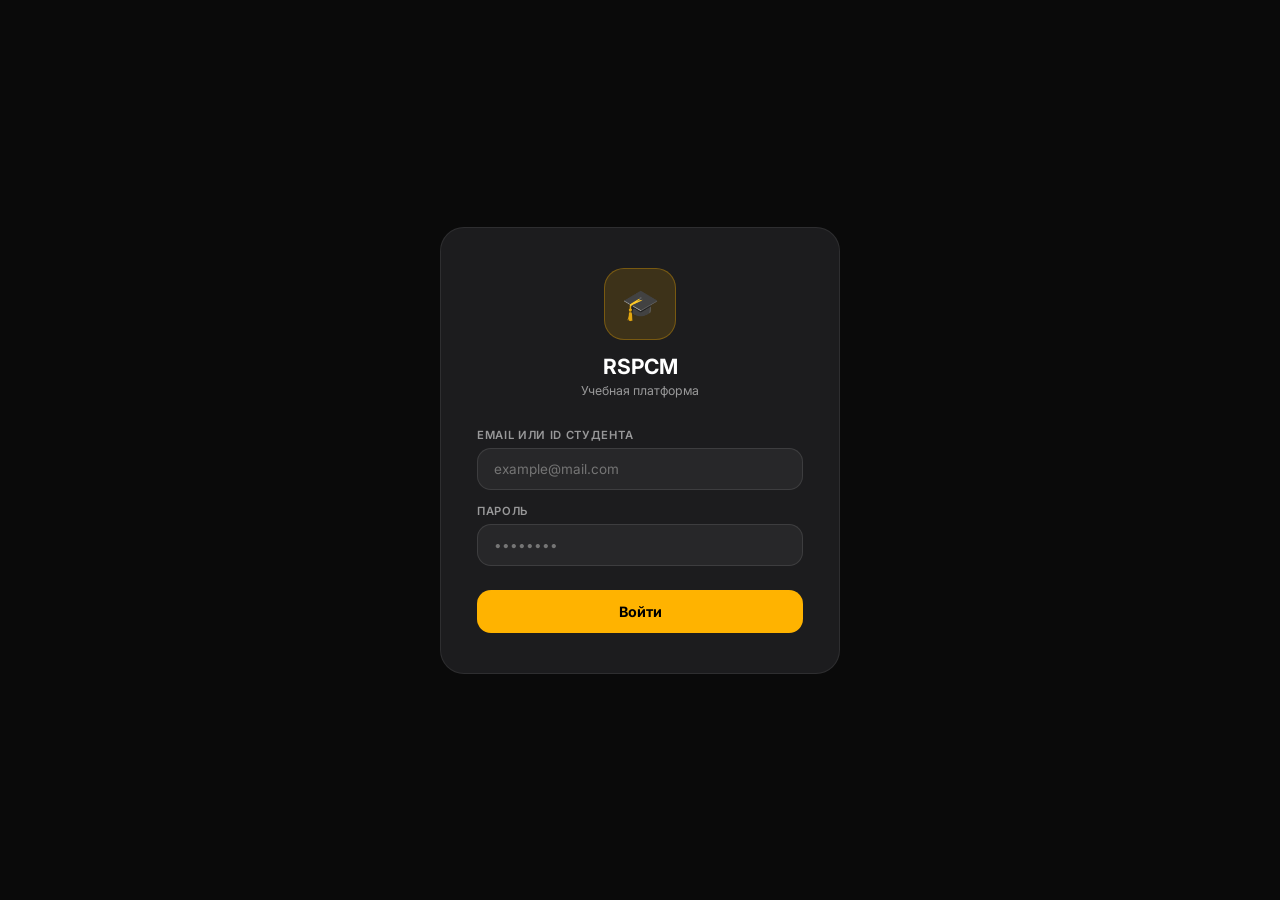
<file: teacher/index.html>
<!DOCTYPE html>
<html lang="ru">
<head>
<meta charset="UTF-8">
<meta name="viewport" content="width=device-width, initial-scale=1">
<title>RSPCM — Преподаватель</title>
<link rel="stylesheet" href="../css/style.css">
<style>
/* ── Topbar extras ── */
.topbar { justify-content: space-between; }
.topbar-actions { display: flex; align-items: center; gap: 8px; }
.topbar-bell {
  position: relative; background: none; border: none;
  color: var(--text-sub); font-size: 1.15rem;
  padding: 6px 8px; border-radius: 8px; cursor: pointer;
  transition: color .15s, background .15s;
}
.topbar-bell:hover { color: var(--primary); background: var(--primary-dim); }
.bell-bubble {
  position: absolute; top: 1px; right: 1px;
  background: var(--danger); color: #fff;
  font-size: .6rem; font-weight: 700;
  min-width: 16px; height: 16px; border-radius: 8px;
  display: flex; align-items: center; justify-content: center; padding: 0 3px;
}
.bell-bubble.hidden { display: none; }

/* ── Notifications ── */
.notif-item {
  display: flex; gap: 14px; align-items: flex-start;
  padding: 14px 16px; border-bottom: 1px solid var(--border);
  cursor: pointer; transition: background .15s;
}
.notif-item:hover { background: rgba(255,255,255,.025); }
.notif-item.unread { border-left: 3px solid var(--primary); background: rgba(255,179,0,.04); }
.notif-dot { width: 8px; height: 8px; border-radius: 50%; background: var(--primary); flex-shrink: 0; margin-top: 6px; }
.notif-dot.read { background: transparent; border: 1px solid rgba(255,255,255,.2); }
.notif-title { font-weight: 600; font-size: .875rem; margin-bottom: 3px; }
.notif-body  { font-size: .8rem; color: var(--text-sub); line-height: 1.5; }
.notif-time  { font-size: .72rem; color: var(--text-sub); margin-top: 4px; }

/* ── Chat ── */
.chat-layout {
  display: flex; height: calc(100vh - 120px);
  background: var(--card); border-radius: 16px;
  border: 1px solid var(--border); overflow: hidden;
}
.chat-sidebar { width: 280px; flex-shrink: 0; border-right: 1px solid var(--border); overflow-y: auto; display: flex; flex-direction: column; }
.chat-sidebar-header { padding: 14px 16px; border-bottom: 1px solid var(--border); font-weight: 700; font-size: .85rem; color: var(--text-sub); flex-shrink: 0; }
.chat-main { flex: 1; display: flex; flex-direction: column; min-width: 0; }
.chat-item {
  display: flex; align-items: center; gap: 12px;
  padding: 12px 16px; cursor: pointer;
  border-bottom: 1px solid var(--border); transition: background .15s;
}
.chat-item:hover { background: rgba(255,255,255,.04); }
.chat-item.active { background: var(--primary-dim); }
.chat-avatar {
  width: 38px; height: 38px; border-radius: 50%;
  background: rgba(255,255,255,.08);
  display: flex; align-items: center; justify-content: center;
  font-size: .85rem; font-weight: 700; flex-shrink: 0; color: var(--primary);
}
.chat-item-name { font-weight: 600; font-size: .85rem; }
.chat-item-preview { font-size: .75rem; color: var(--text-sub); margin-top: 2px; white-space: nowrap; overflow: hidden; text-overflow: ellipsis; max-width: 180px; }
.chat-header { padding: 14px 18px; border-bottom: 1px solid var(--border); font-weight: 700; font-size: .9rem; flex-shrink: 0; }
.chat-messages { flex: 1; overflow-y: auto; padding: 16px 18px; display: flex; flex-direction: column; gap: 10px; }
.msg-bubble {
  max-width: 68%; padding: 10px 14px; border-radius: 14px;
  font-size: .875rem; line-height: 1.5; word-break: break-word;
}
.msg-bubble.mine { background: var(--primary); color: #000; align-self: flex-end; border-bottom-right-radius: 4px; }
.msg-bubble.theirs { background: rgba(255,255,255,.08); color: var(--text); align-self: flex-start; border-bottom-left-radius: 4px; }
.msg-time { font-size: .68rem; opacity: .55; margin-top: 3px; }
.msg-sender { font-size: .72rem; font-weight: 600; color: var(--primary); margin-bottom: 3px; }
.chat-input-row { display: flex; gap: 8px; padding: 12px 16px; border-top: 1px solid var(--border); flex-shrink: 0; }
.chat-input-row input { flex: 1; }
.chat-empty { flex: 1; display: flex; align-items: center; justify-content: center; flex-direction: column; color: var(--text-sub); gap: 8px; }

/* ── Answer cards (exam attempts) ── */
.answer-card {
  background: rgba(255,255,255,.03); border: 1px solid var(--border);
  border-radius: 12px; padding: 14px 16px; margin-bottom: 12px;
}
.answer-card .q-text { font-weight: 600; font-size: .875rem; margin-bottom: 8px; }
.answer-card .a-given { font-size: .85rem; color: rgba(255,255,255,.7); margin-bottom: 10px; padding: 8px 10px; background: rgba(255,255,255,.04); border-radius: 8px; }
.answer-card .score-row { display: flex; align-items: center; gap: 10px; flex-wrap: wrap; }
.answer-card .score-row input { width: 90px; }
.answer-card .score-label { font-size: .78rem; color: var(--text-sub); }
.answer-card.correct { border-color: rgba(50,215,75,.3); }
.answer-card.wrong { border-color: rgba(255,69,58,.3); }

/* ── Journal entries ── */
.journal-entry { border: 1px solid var(--border); border-radius: 12px; padding: 14px 16px; margin-bottom: 10px; }
.journal-entry .je-date { font-size: .72rem; color: var(--primary); font-weight: 600; margin-bottom: 6px; text-transform: uppercase; letter-spacing: .05em; }
.journal-entry .je-text { font-size: .875rem; line-height: 1.6; color: rgba(255,255,255,.85); white-space: pre-wrap; }
.journal-student { font-size: .8rem; color: var(--text-sub); margin-bottom: 8px; font-weight: 600; }

/* ── Submission history ── */
.history-entry { display: flex; gap: 12px; padding: 12px 0; border-bottom: 1px solid var(--border); }
.history-entry:last-child { border-bottom: none; }
.history-num { width: 28px; height: 28px; border-radius: 50%; background: var(--primary-dim); color: var(--primary); font-size: .75rem; font-weight: 700; display: flex; align-items: center; justify-content: center; flex-shrink: 0; }
.history-meta { font-size: .78rem; color: var(--text-sub); margin-top: 3px; }

/* ── Profile ── */
.profile-avatar-row { display: flex; align-items: center; gap: 18px; margin-bottom: 20px; }
.profile-avatar-lg { width: 64px; height: 64px; border-radius: 50%; background: var(--primary); color: #000; font-size: 1.5rem; font-weight: 700; display: flex; align-items: center; justify-content: center; flex-shrink: 0; }
.profile-meta { font-size: .8rem; color: var(--text-sub); margin-top: 2px; }

/* ── Attempt attempt table ── */
.attempt-score { font-weight: 700; color: var(--primary); }
</style>
</head>
<body>
<div class="app">
  <!-- Sidebar -->
  <aside class="sidebar">
    <div class="sidebar-logo">
      <h1>🎓 RSPCM</h1>
      <p>Преподаватель</p>
    </div>
    <nav class="sidebar-nav">
      <div class="nav-item active" id="nav-dashboard" onclick="showSection('dashboard')">
        <span class="icon">🏠</span> Главная
      </div>
      <div class="nav-item" id="nav-exams" onclick="showSection('exams')">
        <span class="icon">📝</span> Экзамены
      </div>
      <div class="nav-item" id="nav-questions" onclick="showSection('questions')">
        <span class="icon">❓</span> Вопросы
      </div>
      <div class="nav-item" id="nav-practices" onclick="showSection('practices')">
        <span class="icon">🔬</span> Практики
      </div>
      <div class="nav-item" id="nav-submissions" onclick="showSection('submissions')">
        <span class="icon">📤</span> Сдачи работ
        <span class="nav-badge" id="pending-badge">0</span>
      </div>
      <div class="nav-item" id="nav-groups" onclick="showSection('groups')">
        <span class="icon">🏫</span> Мои группы
      </div>
      <div class="nav-item" id="nav-notifications" onclick="showSection('notifications')">
        <span class="icon">🔔</span> Уведомления
        <span class="nav-badge" id="notif-nav-badge">0</span>
      </div>
      <div class="nav-item" id="nav-chat" onclick="showSection('chat')">
        <span class="icon">💬</span> Чат
      </div>
      <div class="nav-item" id="nav-profile" onclick="showSection('profile')">
        <span class="icon">👤</span> Профиль
      </div>
    </nav>
    <div class="sidebar-footer">
      <div class="sidebar-user">
        <div class="sidebar-avatar" id="user-avatar">T</div>
        <div class="sidebar-user-info">
          <div class="sidebar-user-name" id="user-name">Загрузка...</div>
          <div class="sidebar-user-role">Преподаватель</div>
        </div>
        <button class="logout-btn" onclick="logout()" title="Выйти">⏻</button>
      </div>
    </div>
  </aside>

  <!-- Main -->
  <div class="main">
    <div class="topbar">
      <h2 id="topbar-title">Главная</h2>
      <div class="topbar-actions">
        <button class="topbar-bell" onclick="showSection('notifications')" title="Уведомления">
          🔔<span class="bell-bubble hidden" id="bell-count"></span>
        </button>
      </div>
    </div>
    <div class="content">

      <!-- ── Dashboard ── -->
      <div class="section active" id="section-dashboard">
        <div class="welcome-banner">
          <div class="welcome-icon">👋</div>
          <div>
            <h2 id="welcome-name">Добро пожаловать!</h2>
            <p>Ваш рабочий кабинет. Управляйте экзаменами, практиками, проверяйте работы и общайтесь со студентами.</p>
          </div>
        </div>
        <div class="stats-grid">
          <div class="stat-card" style="cursor:pointer;" onclick="showSection('exams')">
            <div class="stat-icon">📝</div>
            <div><div class="stat-val" id="stat-exams">—</div><div class="stat-label">Экзаменов</div></div>
          </div>
          <div class="stat-card" style="cursor:pointer;" onclick="showSection('practices')">
            <div class="stat-icon">🔬</div>
            <div><div class="stat-val" id="stat-practices">—</div><div class="stat-label">Практик</div></div>
          </div>
          <div class="stat-card" style="cursor:pointer;" onclick="showSection('submissions')">
            <div class="stat-icon">⏳</div>
            <div><div class="stat-val" id="stat-pending" style="color:var(--warning)">—</div><div class="stat-label">На проверке</div></div>
          </div>
          <div class="stat-card">
            <div class="stat-icon">🏫</div>
            <div><div class="stat-val" id="stat-groups">—</div><div class="stat-label">Групп</div></div>
          </div>
          <div class="stat-card" style="cursor:pointer;" onclick="showSection('notifications')">
            <div class="stat-icon">🔔</div>
            <div><div class="stat-val" id="stat-notifs" style="color:var(--info)">—</div><div class="stat-label">Непрочитанных</div></div>
          </div>
          <div class="stat-card" style="cursor:pointer;" onclick="showSection('exams')">
            <div class="stat-icon">✏️</div>
            <div><div class="stat-val" id="stat-ungraded" style="color:var(--danger)">—</div><div class="stat-label">Ждут оценки</div></div>
          </div>
        </div>

        <div class="card">
          <div class="card-header">
            <span class="card-title">Работы на проверке</span>
            <button class="btn btn-outline btn-sm" onclick="showSection('submissions')">Все работы →</button>
          </div>
          <div id="dash-submissions"><div class="loader-wrap"><div class="loader"></div></div></div>
        </div>

        <div class="card">
          <div class="card-header">
            <span class="card-title">Попытки тестов, требующие оценки</span>
            <button class="btn btn-outline btn-sm" onclick="showSection('exams')">К экзаменам →</button>
          </div>
          <div id="dash-attempts"><div class="loader-wrap"><div class="loader"></div></div></div>
        </div>

        <div class="card">
          <div class="card-header">
            <span class="card-title">Последние уведомления</span>
            <button class="btn btn-outline btn-sm" onclick="showSection('notifications')">Все →</button>
          </div>
          <div id="dash-notifs"><div class="loader-wrap"><div class="loader"></div></div></div>
        </div>
      </div>

      <!-- ── Exams ── -->
      <div class="section" id="section-exams">
        <div class="card">
          <div class="card-header">
            <span class="card-title">Мои экзамены</span>
            <button class="btn btn-primary btn-sm" onclick="openExamModal()">+ Создать</button>
          </div>
          <div class="search-bar" style="margin-bottom:14px;">
            <input type="text" id="exams-search" placeholder="Поиск по названию..." oninput="loadExams(0)">
            <select id="exams-subject" onchange="loadExams(0)">
              <option value="">Все предметы</option>
            </select>
            <select id="exams-status" onchange="loadExams(0)">
              <option value="">Все статусы</option>
              <option value="DRAFT">Черновик</option>
              <option value="READY">Готов</option>
              <option value="PUBLISHED">Опубликован</option>
              <option value="COMPLETED">Завершён</option>
              <option value="CANCELLED">Отменён</option>
            </select>
            <select id="exams-type" onchange="loadExams(0)">
              <option value="">Все типы</option>
              <option value="QUESTION">Тест</option>
              <option value="PRACTICE">Практика</option>
            </select>
          </div>
          <div class="table-wrap">
            <table>
              <thead><tr><th>Название</th><th>Предмет</th><th>Тип</th><th>Статус</th><th>Начало</th><th>Конец</th><th>Действия</th></tr></thead>
              <tbody id="exams-tbody"></tbody>
            </table>
          </div>
          <div id="exams-pagination"></div>
        </div>
      </div>

      <!-- ── Questions ── -->
      <div class="section" id="section-questions">
        <div class="card">
          <div class="card-header">
            <span class="card-title">Банк вопросов</span>
            <button class="btn btn-primary btn-sm" onclick="openQuestionModal()">+ Добавить</button>
          </div>
          <div class="search-bar" style="margin-bottom:14px;">
            <input type="text" id="q-search" placeholder="Поиск по тексту..." oninput="loadQuestions(0)">
            <select id="q-subject" onchange="loadQuestions(0)">
              <option value="">Все предметы</option>
            </select>
          </div>
          <div id="questions-list"></div>
          <div id="questions-pagination"></div>
        </div>
      </div>

      <!-- ── Practices ── -->
      <div class="section" id="section-practices">
        <div class="card">
          <div class="card-header">
            <span class="card-title">Практики</span>
            <button class="btn btn-primary btn-sm" onclick="openPracticeModal()">+ Создать</button>
          </div>
          <div class="search-bar" style="margin-bottom:14px;">
            <input type="text" id="pr-search" placeholder="Поиск по названию..." oninput="loadPractices(0)">
          </div>
          <div class="table-wrap">
            <table>
              <thead><tr><th>Название</th><th>Режим</th><th>Предмет</th><th>Дедлайн</th><th>Действия</th></tr></thead>
              <tbody id="practices-tbody"></tbody>
            </table>
          </div>
          <div id="practices-pagination"></div>
        </div>
      </div>

      <!-- ── Submissions ── -->
      <div class="section" id="section-submissions">
        <div class="card">
          <div class="card-header">
            <span class="card-title">Сданные работы</span>
          </div>
          <div class="search-bar" style="margin-bottom:14px;">
            <select id="sub-exam" onchange="loadSubmissions(0)" style="min-width:240px;">
              <option value="">— Выберите экзамен —</option>
            </select>
            <select id="sub-status" onchange="loadSubmissions(0)">
              <option value="SUBMITTED">На проверке</option>
              <option value="">Все статусы</option>
              <option value="GRADED">Оценено</option>
              <option value="RETURNED">Возвращено</option>
            </select>
          </div>
          <div class="table-wrap">
            <table>
              <thead><tr><th>Студент</th><th>Статус</th><th>Попыток</th><th>Дата сдачи</th><th>Действие</th></tr></thead>
              <tbody id="submissions-tbody">
                <tr><td colspan="6"><div class="empty-state"><div class="empty-icon">📋</div><p>Выберите экзамен</p></div></td></tr>
              </tbody>
            </table>
          </div>
          <div id="submissions-pagination"></div>
        </div>
      </div>

      <!-- ── Groups ── -->
      <div class="section" id="section-groups">
        <div class="card">
          <div class="card-header"><span class="card-title">Мои группы</span></div>
          <div id="groups-list"><div class="loader-wrap"><div class="loader"></div></div></div>
        </div>
      </div>

      <!-- ── Notifications ── -->
      <div class="section" id="section-notifications">
        <div class="card">
          <div class="card-header">
            <span class="card-title">Уведомления</span>
            <button class="btn btn-outline btn-sm" onclick="markAllRead()">✓ Прочитать все</button>
          </div>
          <div id="notif-list"><div class="loader-wrap"><div class="loader"></div></div></div>
          <div id="notif-pagination"></div>
        </div>
      </div>

      <!-- ── Chat ── -->
      <div class="section" id="section-chat">
        <div class="chat-layout">
          <div class="chat-sidebar">
            <div class="chat-sidebar-header">Мои чаты</div>
            <div id="chat-list"><div class="loader-wrap"><div class="loader"></div></div></div>
          </div>
          <div class="chat-main" id="chat-main">
            <div class="chat-empty">
              <div style="font-size:2rem;">💬</div>
              <p>Выберите чат слева</p>
            </div>
          </div>
        </div>
      </div>

      <!-- ── Profile ── -->
      <div class="section" id="section-profile">
        <div class="card" style="max-width:580px;">
          <div class="card-header">
            <span class="card-title">Мой профиль</span>
            <button class="btn btn-primary btn-sm" onclick="saveProfile()">Сохранить</button>
          </div>
          <div id="profile-body"><div class="loader-wrap"><div class="loader"></div></div></div>
        </div>
      </div>

    </div>
  </div>
</div>

<!-- ══════════════ MODALS ══════════════ -->

<!-- Modal: Exam create/edit -->
<div class="modal-overlay" id="modal-exam">
  <div class="modal modal-lg">
    <div class="modal-header">
      <span class="modal-title" id="exam-modal-title">Экзамен</span>
      <button class="modal-close" onclick="closeExamModal()">✕</button>
    </div>
    <div class="modal-body">
      <input type="hidden" id="em-id">
      <div class="form-group"><label>Название</label><input type="text" id="em-title" placeholder="Название экзамена"></div>
      <div class="form-group"><label>Описание</label><textarea id="em-desc" placeholder="Описание (необязательно)"></textarea></div>
      <div class="form-row">
        <div class="form-group"><label>Тип</label>
          <select id="em-type"><option value="QUESTION">Тест (вопросы)</option><option value="PRACTICE">Практика</option></select>
        </div>
        <div class="form-group"><label>Предмет</label><select id="em-subject"></select></div>
      </div>
      <div class="form-row">
        <div class="form-group"><label>Начало</label><input type="datetime-local" id="em-start"></div>
        <div class="form-group"><label>Конец</label><input type="datetime-local" id="em-end"></div>
      </div>
      <div class="form-row">
        <div class="form-group"><label>Макс. балл</label><input type="number" id="em-score" min="1" placeholder="100"></div>
        <div class="form-group"><label>Кол-во заданий</label><input type="number" id="em-limit" min="1" placeholder="10"></div>
      </div>
      <div class="form-group">
        <label>Группы</label>
        <select id="em-groups" multiple style="height:110px;"></select>
        <div class="form-hint">Ctrl+Click для выбора нескольких</div>
      </div>
    </div>
    <div class="modal-footer">
      <button class="btn btn-outline" onclick="closeExamModal()">Отмена</button>
      <button class="btn btn-primary" onclick="saveExam()">Сохранить</button>
    </div>
  </div>
</div>

<!-- Modal: Exam detail (5 tabs) -->
<div class="modal-overlay" id="modal-exam-detail">
  <div class="modal modal-lg">
    <div class="modal-header">
      <span class="modal-title" id="exam-detail-title">Детали экзамена</span>
      <button class="modal-close" onclick="closeModal('modal-exam-detail')">✕</button>
    </div>
    <div class="modal-body">
      <div class="tabs" id="exam-detail-tabs">
        <div class="tab active" data-tab="questions-tab">Вопросы</div>
        <div class="tab" data-tab="practices-tab">Практики</div>
        <div class="tab" data-tab="attempts-tab">Попытки студентов</div>
        <div class="tab" data-tab="participations-tab">Участие в практиках</div>
        <div class="tab" data-tab="status-tab">Статус</div>
      </div>
      <!-- Вопросы -->
      <div class="tab-panel active" id="questions-tab">
        <div style="display:flex;gap:8px;margin-bottom:12px;flex-wrap:wrap;align-items:flex-end;">
          <div style="flex:1;min-width:200px;"><label>Вопрос из банка</label><select id="add-q-select"></select></div>
          <div style="width:90px;"><label>Балл</label><input type="number" id="add-q-score" placeholder="1" min="1"></div>
          <div style="width:90px;"><label>Порядок</label><input type="number" id="add-q-order" placeholder="1" min="1"></div>
          <button class="btn btn-primary btn-sm" onclick="addExamQuestion()" style="margin-top:20px;">Добавить</button>
        </div>
        <div id="exam-questions-list"></div>
      </div>
      <!-- Практики (варианты) -->
      <div class="tab-panel" id="practices-tab">
        <div style="display:flex;gap:8px;margin-bottom:12px;flex-wrap:wrap;align-items:flex-end;">
          <div style="flex:1;min-width:200px;"><label>Практика</label><select id="add-pr-select"></select></div>
          <div style="width:90px;"><label>Порядок</label><input type="number" id="add-pr-order" placeholder="1" min="1"></div>
          <button class="btn btn-primary btn-sm" onclick="addExamPractice()" style="margin-top:20px;">Добавить</button>
        </div>
        <div id="exam-practices-list"></div>
      </div>
      <!-- Попытки студентов -->
      <div class="tab-panel" id="attempts-tab">
        <div id="exam-attempts-list"><div class="loader-wrap"><div class="loader"></div></div></div>
      </div>
      <!-- Участие в практиках -->
      <div class="tab-panel" id="participations-tab">
        <div id="exam-participations-list"><div class="loader-wrap"><div class="loader"></div></div></div>
      </div>
      <!-- Статус -->
      <div class="tab-panel" id="status-tab">
        <div class="form-group"><label>Изменить статус</label>
          <select id="exam-status-select">
            <option value="DRAFT">Черновик</option><option value="READY">Готов</option>
            <option value="PUBLISHED">Опубликован</option><option value="COMPLETED">Завершён</option>
            <option value="CANCELLED">Отменён</option>
          </select>
        </div>
        <button class="btn btn-primary" onclick="changeExamStatus()">Применить</button>
      </div>
    </div>
  </div>
</div>

<!-- Modal: Attempt answers (scoring) -->
<div class="modal-overlay" id="modal-attempt-answers">
  <div class="modal modal-lg">
    <div class="modal-header">
      <span class="modal-title" id="attempt-answers-title">Ответы студента</span>
      <button class="modal-close" onclick="closeModal('modal-attempt-answers')">✕</button>
    </div>
    <div class="modal-body" id="attempt-answers-body"></div>
    <div class="modal-footer">
      <button class="btn btn-outline" onclick="closeModal('modal-attempt-answers')">Закрыть</button>
    </div>
  </div>
</div>

<!-- Modal: Question create -->
<div class="modal-overlay" id="modal-question">
  <div class="modal modal-lg">
    <div class="modal-header">
      <span class="modal-title" id="q-modal-title">Вопрос</span>
      <button class="modal-close" onclick="closeModal('modal-question')">✕</button>
    </div>
    <div class="modal-body">
      <input type="hidden" id="qm-id">
      <div class="form-row">
        <div class="form-group"><label>Предмет</label><select id="qm-subject"></select></div>
        <div class="form-group"><label>Тип</label>
          <select id="qm-type" onchange="renderOptionFields()">
            <option value="SINGLE">Один правильный</option>
            <option value="MULTIPLE">Несколько правильных</option>
            <option value="TEXT">Текстовый ответ</option>
          </select>
        </div>
      </div>
      <div class="form-group"><label>Текст вопроса</label><textarea id="qm-text" placeholder="Введите вопрос..." style="min-height:90px;"></textarea></div>
      <div id="qm-options-wrap"></div>
    </div>
    <div class="modal-footer">
      <button class="btn btn-outline" onclick="closeModal('modal-question')">Отмена</button>
      <button class="btn btn-primary" onclick="saveQuestion()">Сохранить</button>
    </div>
  </div>
</div>

<!-- Modal: Practice create/edit -->
<div class="modal-overlay" id="modal-practice">
  <div class="modal modal-lg">
    <div class="modal-header">
      <span class="modal-title" id="pr-modal-title">Практика</span>
      <button class="modal-close" onclick="closePracticeModal()">✕</button>
    </div>
    <div class="modal-body">
      <input type="hidden" id="prm-id">
      <div class="form-group"><label>Название</label><input type="text" id="prm-name" placeholder="Название практики"></div>
      <div class="form-group"><label>Описание</label><textarea id="prm-desc" placeholder="Описание задания..."></textarea></div>
      <div class="form-group"><label>Требования</label><textarea id="prm-req" placeholder="Требования к выполнению..."></textarea></div>
      <div class="form-group"><label>Ресурс (URL)</label><input type="url" id="prm-url" placeholder="https://..."></div>
      <div class="form-row">
        <div class="form-group"><label>Режим работы</label>
          <select id="prm-mode"><option value="INDIVIDUAL">Индивидуальная</option><option value="TEAM">Командная</option></select>
        </div>
        <div class="form-group"><label>Предмет</label><select id="prm-subject"></select></div>
      </div>
      <div class="form-group" style="display:flex;align-items:center;gap:10px;margin-top:4px;">
        <input type="checkbox" id="prm-scheduling" style="width:auto;accent-color:var(--primary);width:18px;height:18px;">
        <label style="margin:0;text-transform:none;letter-spacing:0;font-size:.875rem;color:rgba(255,255,255,.85);">Требуется дневник (ежедневные записи)</label>
      </div>
    </div>
    <div class="modal-footer">
      <button class="btn btn-outline" onclick="closePracticeModal()">Отмена</button>
      <button class="btn btn-primary" onclick="savePractice()">Сохранить</button>
    </div>
  </div>
</div>

<!-- Modal: Practice journal entries -->
<div class="modal-overlay" id="modal-journal">
  <div class="modal modal-lg">
    <div class="modal-header">
      <span class="modal-title" id="journal-title">Дневник практики</span>
      <button class="modal-close" onclick="closeModal('modal-journal')">✕</button>
    </div>
    <div class="modal-body" id="journal-body" style="max-height:70vh;overflow-y:auto;"></div>
    <div class="modal-footer">
      <button class="btn btn-outline" onclick="closeModal('modal-journal')">Закрыть</button>
    </div>
  </div>
</div>

<!-- Modal: Submission review -->
<div class="modal-overlay" id="modal-submission">
  <div class="modal modal-lg">
    <div class="modal-header">
      <span class="modal-title">Проверка работы</span>
      <button class="modal-close" onclick="closeModal('modal-submission')">✕</button>
    </div>
    <div class="modal-body" id="submission-body"></div>
    <div class="modal-footer">
      <button class="btn btn-outline btn-sm" onclick="openSubmissionHistory(currentSubmissionId)">📜 История</button>
      <button class="btn btn-outline" onclick="closeModal('modal-submission')">Закрыть</button>
      <button class="btn btn-warning" onclick="returnSubmission()">↩ Вернуть</button>
      <button class="btn btn-success" onclick="gradeSubmission()">✓ Оценить</button>
    </div>
  </div>
</div>

<!-- Modal: Submission history -->
<div class="modal-overlay" id="modal-sub-history">
  <div class="modal">
    <div class="modal-header">
      <span class="modal-title">История версий работы</span>
      <button class="modal-close" onclick="closeModal('modal-sub-history')">✕</button>
    </div>
    <div class="modal-body" id="sub-history-body"></div>
    <div class="modal-footer">
      <button class="btn btn-outline" onclick="closeModal('modal-sub-history')">Закрыть</button>
    </div>
  </div>
</div>

<!-- Modal: Group students -->
<div class="modal-overlay" id="modal-group">
  <div class="modal">
    <div class="modal-header">
      <span class="modal-title" id="group-modal-title">Студенты группы</span>
      <button class="modal-close" onclick="closeModal('modal-group')">✕</button>
    </div>
    <div class="modal-body" id="group-modal-body"></div>
    <div class="modal-footer">
      <button class="btn btn-outline" onclick="closeModal('modal-group')">Закрыть</button>
    </div>
  </div>
</div>

<div class="toast-container" id="toasts"></div>
<script src="../js/api.js"></script>
<script src="../js/utils.js"></script>
<script>
if (!localStorage.getItem('token')) location.href = '../index.html';

// ── Global state ──
let mySubjects = [], myGroups = [], myUserId = null;
let chatPollTimer = null, notifPollTimer = null;
let currentChatId = null, lastMsgCount = 0;
let currentSubmissionId = null, currentExamId = null, currentExamType = null;

const SECTION_TITLES = {
  dashboard: 'Главная', exams: 'Экзамены', questions: 'Банк вопросов',
  practices: 'Практики', submissions: 'Сдачи работ', groups: 'Мои группы',
  notifications: 'Уведомления', chat: 'Чат', profile: 'Профиль'
};

function showSection(id) {
  stopChatPolling();
  document.querySelectorAll('.section').forEach(s => s.classList.remove('active'));
  const s = document.getElementById('section-' + id);
  if (s) s.classList.add('active');
  document.querySelectorAll('.nav-item').forEach(el => el.classList.remove('active'));
  const nav = document.getElementById('nav-' + id);
  if (nav) nav.classList.add('active');
  document.getElementById('topbar-title').textContent = SECTION_TITLES[id] || id;

  if (id === 'dashboard')     loadDashboard();
  else if (id === 'exams')    loadExams(0);
  else if (id === 'questions') loadQuestions(0);
  else if (id === 'practices') loadPractices(0);
  else if (id === 'submissions') loadSubmissionsExams();
  else if (id === 'groups')   loadGroups();
  else if (id === 'notifications') loadNotifications(0);
  else if (id === 'chat')     loadChats();
  else if (id === 'profile')  loadProfile();
}

function closeModal(id) { document.getElementById(id).classList.remove('open'); }

function logout() {
  stopChatPolling();
  clearInterval(notifPollTimer);
  localStorage.clear();
  location.href = '../index.html';
}

// ── Init ──
async function init() {
  try {
    const me = await api.get('/users/me');
    myUserId = me.id;
    const name = (me.firstName || '') + ' ' + (me.lastName || '');
    document.getElementById('user-name').textContent = name.trim() || me.email;
    document.getElementById('user-avatar').textContent = (me.firstName || 'T')[0].toUpperCase();
    document.getElementById('welcome-name').textContent = 'Добро пожаловать, ' + (me.firstName || '') + '!';
  } catch {}

  try { const sd = await api.get('/subjects/own'); mySubjects = sd.content || sd; } catch { mySubjects = []; }
  try { const gd = await api.get('/teacher/groups'); myGroups = gd.content || gd; } catch { myGroups = []; }

  document.getElementById('stat-groups').textContent = myGroups.length;
  startNotifPoll();
  loadDashboard();
}

// ── Notification poll ──
function startNotifPoll() {
  updateNotifBadge();
  notifPollTimer = setInterval(updateNotifBadge, 60000);
}

async function updateNotifBadge() {
  try {
    const data = await api.get('/notifications/unread-count');
    const count = data.count ?? 0;
    const bell = document.getElementById('bell-count');
    const navBadge = document.getElementById('notif-nav-badge');
    const statEl = document.getElementById('stat-notifs');
    if (bell) { bell.textContent = count; bell.classList.toggle('hidden', count === 0); }
    if (navBadge) { navBadge.textContent = count; navBadge.classList.toggle('visible', count > 0); }
    if (statEl) statEl.textContent = count;
  } catch {}
}

// ── Dashboard ──
async function loadDashboard() {
  // Parallel: exam count, practice count, notif count, all exams (for submissions + attempts)
  const [examRes, pracRes, notifRes, allExamsRes] = await Promise.allSettled([
    api.get('/exams?own=true&size=1'),
    api.get('/practices?own=true&size=1'),
    api.get('/notifications/unread-count'),
    api.get('/exams?own=true&size=50'),
  ]);

  if (examRes.status === 'fulfilled') {
    const d = examRes.value;
    document.getElementById('stat-exams').textContent = d.totalElements ?? (d.content || d).length;
  }
  if (pracRes.status === 'fulfilled') {
    const d = pracRes.value;
    document.getElementById('stat-practices').textContent = d.totalElements ?? (d.content || d).length;
  }
  if (notifRes.status === 'fulfilled') {
    const count = notifRes.value.count ?? 0;
    document.getElementById('stat-notifs').textContent = count;
  }

  let allExams = [];
  if (allExamsRes.status === 'fulfilled') {
    allExams = allExamsRes.value.content || allExamsRes.value;
  }

  // Attempts needing scoring (QUESTION type exams)
  const questionExams = allExams.filter(e => e.type === 'QUESTION');
  loadDashboardAttempts(questionExams);

  // Pending submissions (PRACTICE type exams)
  const practiceExams = allExams.filter(e => e.type === 'PRACTICE');
  loadDashboardSubmissions(practiceExams);

  // Recent notifications
  loadDashboardNotifications();
}

async function loadDashboardAttempts(exams) {
  const el = document.getElementById('dash-attempts');
  if (!exams.length) {
    el.innerHTML = '<div class="empty-state"><div class="empty-icon">✅</div><p>Нет тестовых экзаменов</p></div>';
    document.getElementById('stat-ungraded').textContent = '0';
    return;
  }
  try {
    const results = await Promise.allSettled(
      exams.slice(0, 5).map(e =>
        api.get('/exams/' + e.id + '/attempts')
          .then(d => (d.content || d).map(a => ({ ...a, examTitle: e.title, examId: e.id })))
          .catch(() => [])
      )
    );
    const allAttempts = results.flatMap(r => r.status === 'fulfilled' ? r.value : []);
    const needGrading = allAttempts.filter(a => a.status === 'SUBMITTED' || (a.openUngradedCount && a.openUngradedCount > 0));
    document.getElementById('stat-ungraded').textContent = needGrading.length;
    if (!needGrading.length) {
      el.innerHTML = '<div class="empty-state"><div class="empty-icon">✅</div><p>Все попытки проверены</p></div>';
      return;
    }
    el.innerHTML = `<div class="table-wrap"><table>
      <thead><tr><th>Студент</th><th>Экзамен</th><th>Статус</th><th>Балл</th><th>Дата</th><th></th></tr></thead>
      <tbody>${needGrading.slice(0, 8).map(a => `<tr>
        <td><strong>${a.student ? a.student.firstName + ' ' + a.student.lastName : '—'}</strong></td>
        <td style="font-size:.8rem;color:var(--text-sub);">${a.examTitle}</td>
        <td>${badge(a.status)}</td>
        <td class="attempt-score">${a.totalScore ?? '—'}</td>
        <td style="font-size:.8rem;">${fmtDate(a.submittedAt)}</td>
        <td><button class="btn btn-primary btn-sm" onclick="openAttemptAnswers(${a.examId}, ${a.attemptId})">Проверить</button></td>
      </tr>`).join('')}</tbody>
    </table></div>`;
  } catch(e) {
    document.getElementById('dash-attempts').innerHTML = `<p style="color:var(--danger);padding:12px">${e.message}</p>`;
  }
}

async function loadDashboardSubmissions(exams) {
  const el = document.getElementById('dash-submissions');
  if (!exams.length) {
    el.innerHTML = '<div class="empty-state"><div class="empty-icon">📋</div><p>Нет практических экзаменов</p></div>';
    document.getElementById('stat-pending').textContent = '0';
    const badge_el = document.getElementById('pending-badge');
    if (badge_el) badge_el.classList.remove('visible');
    return;
  }
  try {
    const results = await Promise.allSettled(
      exams.slice(0, 6).map(e =>
        api.get('/practice-submissions?examId=' + e.id + '&status=SUBMITTED&size=50')
          .then(d => (d.content || d).map(s => ({ ...s, examTitle: e.title })))
          .catch(() => [])
      )
    );
    const all = results.flatMap(r => r.status === 'fulfilled' ? r.value : []);
    const total = all.length;
    document.getElementById('stat-pending').textContent = total;
    const badgeEl = document.getElementById('pending-badge');
    if (badgeEl) { badgeEl.textContent = total; badgeEl.classList.toggle('visible', total > 0); }
    if (!all.length) {
      el.innerHTML = '<div class="empty-state"><div class="empty-icon">✅</div><p>Все работы проверены</p></div>';
      return;
    }
    el.innerHTML = `<div class="table-wrap"><table>
      <thead><tr><th>Студент</th><th>Экзамен</th><th>Дата</th><th></th></tr></thead>
      <tbody>${all.slice(0, 8).map(s => `<tr>
        <td><strong>${s.submittedBy ? s.submittedBy.firstName + ' ' + s.submittedBy.lastName : '—'}</strong></td>
        <td style="font-size:.8rem;color:var(--text-sub);">${s.examTitle}</td>
        <td style="font-size:.8rem;">${fmtDate(s.submittedAt)}</td>
        <td><button class="btn btn-primary btn-sm" onclick="openSubmission(${s.id})">Проверить</button></td>
      </tr>`).join('')}</tbody>
    </table></div>
    ${all.length > 8 ? `<div style="text-align:center;padding:10px;"><button class="btn btn-outline btn-sm" onclick="showSection('submissions')">Показать все (${all.length}) →</button></div>` : ''}`;
  } catch(e) {
    el.innerHTML = `<p style="color:var(--danger);padding:12px">${e.message}</p>`;
  }
}

async function loadDashboardNotifications() {
  const el = document.getElementById('dash-notifs');
  try {
    const data = await api.get('/notifications?page=0&size=5');
    const items = data.content || data;
    if (!items.length) { el.innerHTML = '<div class="empty-state"><p>Нет уведомлений</p></div>'; return; }
    el.innerHTML = items.map(n => `
      <div class="notif-item ${n.read ? '' : 'unread'}" onclick="markOneRead(${n.id}, this)">
        <div class="notif-dot ${n.read ? 'read' : ''}"></div>
        <div style="flex:1;">
          <div class="notif-title">${n.title}</div>
          <div class="notif-body">${n.body || ''}</div>
          <div class="notif-time">${fmtDate(n.createdAt)}</div>
        </div>
      </div>
    `).join('');
  } catch(e) {
    el.innerHTML = `<p style="color:var(--danger);padding:12px">${e.message}</p>`;
  }
}

// ── Exams ──
let examsPage = 0;
function populateExamsSubjectFilter() {
  const sel = document.getElementById('exams-subject');
  if (sel.options.length > 1) return;
  mySubjects.forEach(s => {
    const o = document.createElement('option');
    o.value = s.id; o.textContent = s.name;
    sel.appendChild(o);
  });
}
async function loadExams(page = 0) {
  examsPage = page;
  populateExamsSubjectFilter();
  const q = document.getElementById('exams-search').value;
  const subjectId = document.getElementById('exams-subject').value;
  const status = document.getElementById('exams-status').value;
  const type = document.getElementById('exams-type').value;
  const tbody = document.getElementById('exams-tbody');
  tbody.innerHTML = '<tr><td colspan="7"><div class="loader-wrap"><div class="loader"></div></div></td></tr>';
  try {
    const params = new URLSearchParams({ page, size: 15, own: true });
    if (q) params.set('query', q);
    if (subjectId) params.set('subjectId', subjectId);
    if (status) params.set('status', status);
    if (type) params.set('type', type);
    const data = await api.get('/exams?' + params);
    const items = data.content || data;
    const total = data.totalPages || 1;
    tbody.innerHTML = items.map(e => `
      <tr>
        <td>
          <strong>${e.title}</strong>
          ${e.description ? `<div style="font-size:.75rem;color:var(--text-sub);margin-top:2px;">${e.description.slice(0,55)}${e.description.length>55?'…':''}</div>` : ''}
        </td>
        <td style="font-size:.82rem;">${e.subjectName || e.subject?.name || '<span style="color:var(--text-sub)">—</span>'}</td>
        <td>${badge(e.type)}</td>
        <td>${badge(e.status)}</td>
        <td style="font-size:.82rem;">${fmtDate(e.startAt)}</td>
        <td style="font-size:.82rem;">${fmtDate(e.endAt)}</td>
        <td>
          <div class="btn-group">
            <button class="btn btn-outline btn-sm" onclick="openExamDetail(${e.id},'${e.status}','${e.type}')">Детали</button>
            <button class="btn btn-outline btn-sm" onclick="openEditExam(${e.id})" title="Редактировать">✏️</button>
            <button class="btn btn-danger btn-sm" onclick="deleteExam(${e.id})" title="Удалить">🗑</button>
          </div>
        </td>
      </tr>
    `).join('') || '<tr><td colspan="7"><div class="empty-state"><div class="empty-icon">📝</div><p>Нет экзаменов</p></div></td></tr>';
    document.getElementById('exams-pagination').innerHTML = paginator(page, total, 'loadExams');
  } catch(e) {
    tbody.innerHTML = `<tr><td colspan="7" style="color:var(--danger);padding:16px">${e.message}</td></tr>`;
  }
}

function openExamModal(exam = null) {
  document.getElementById('em-id').value = exam ? exam.id : '';
  document.getElementById('em-title').value = exam ? exam.title : '';
  document.getElementById('em-desc').value = exam ? exam.description || '' : '';
  document.getElementById('em-type').value = exam ? exam.type : 'QUESTION';
  document.getElementById('em-score').value = exam ? exam.maxScore : '';
  document.getElementById('em-limit').value = exam ? exam.taskLimit : '';
  document.getElementById('em-start').value = exam?.startAt ? exam.startAt.slice(0,16) : '';
  document.getElementById('em-end').value = exam?.endAt ? exam.endAt.slice(0,16) : '';
  document.getElementById('exam-modal-title').textContent = exam ? 'Редактировать экзамен' : 'Новый экзамен';
  const selS = document.getElementById('em-subject');
  selS.innerHTML = mySubjects.map(s => `<option value="${s.id}">${s.name}</option>`).join('');
  if (exam) selS.value = exam.subjectId || '';
  const selG = document.getElementById('em-groups');
  selG.innerHTML = myGroups.map(g => `<option value="${g.id}">${g.name}</option>`).join('');
  if (exam) {
    const gIds = (exam.groups || []).map(g => String(g.id));
    [...selG.options].forEach(o => o.selected = gIds.includes(o.value));
  }
  document.getElementById('modal-exam').classList.add('open');
}

async function openEditExam(id) {
  try { openExamModal(await api.get('/exams/' + id)); } catch(e) { toast(e.message, 'error'); }
}
function closeExamModal() { closeModal('modal-exam'); }

async function saveExam() {
  const id = document.getElementById('em-id').value;
  const selG = document.getElementById('em-groups');
  const body = {
    title: document.getElementById('em-title').value.trim(),
    description: document.getElementById('em-desc').value.trim(),
    type: document.getElementById('em-type').value,
    subjectId: Number(document.getElementById('em-subject').value),
    maxScore: Number(document.getElementById('em-score').value),
    taskLimit: Number(document.getElementById('em-limit').value),
    startAt: document.getElementById('em-start').value,
    endAt: document.getElementById('em-end').value,
    groupIds: [...selG.selectedOptions].map(o => Number(o.value)),
  };
  try {
    if (id) await api.put('/exams/' + id, body); else await api.post('/exams', body);
    closeExamModal(); loadExams(examsPage); toast(id ? 'Экзамен обновлён' : 'Экзамен создан');
  } catch(e) { toast(e.message, 'error'); }
}

async function deleteExam(id) {
  if (!confirm('Удалить этот экзамен?')) return;
  try { await api.delete('/exams/' + id); loadExams(examsPage); toast('Экзамен удалён'); }
  catch(e) { toast(e.message, 'error'); }
}

// ── Exam Detail (5 tabs) ──
document.querySelectorAll('#exam-detail-tabs .tab').forEach(tab => {
  tab.addEventListener('click', () => {
    const tabId = tab.dataset.tab;
    document.querySelectorAll('#exam-detail-tabs .tab').forEach(t => t.classList.remove('active'));
    document.querySelectorAll('#modal-exam-detail .tab-panel').forEach(p => p.classList.remove('active'));
    tab.classList.add('active');
    document.getElementById(tabId).classList.add('active');
    if (tabId === 'attempts-tab') loadExamAttempts();
    else if (tabId === 'participations-tab') loadExamParticipations();
  });
});

async function openExamDetail(id, status, type) {
  currentExamId = id; currentExamType = type;
  document.getElementById('exam-detail-title').textContent = 'Детали экзамена';
  document.getElementById('exam-status-select').value = status;
  // Show/hide tabs based on type
  const tabs = document.querySelectorAll('#exam-detail-tabs .tab');
  tabs.forEach(t => {
    const tid = t.dataset.tab;
    if (tid === 'questions-tab' || tid === 'attempts-tab') t.style.display = type === 'QUESTION' ? '' : 'none';
  });
  document.getElementById('modal-exam-detail').classList.add('open');
  // Reset to first visible tab
  const firstTab = [...tabs].find(t => t.style.display !== 'none');
  if (firstTab) {
    document.querySelectorAll('#exam-detail-tabs .tab').forEach(t => t.classList.remove('active'));
    document.querySelectorAll('#modal-exam-detail .tab-panel').forEach(p => p.classList.remove('active'));
    firstTab.classList.add('active');
    document.getElementById(firstTab.dataset.tab).classList.add('active');
  }

  // Populate selects
  if (type === 'QUESTION') {
    const selQ = document.getElementById('add-q-select');
    selQ.innerHTML = '<option value="">— Выберите вопрос —</option>';
    try {
      const qd = await api.get('/questions?own=true&size=200');
      const qs = qd.content || qd;
      selQ.innerHTML += qs.map(q => `<option value="${q.id}">${(q.text || '').slice(0,60)}</option>`).join('');
    } catch {}
    loadExamQuestions();
  }

  const selP = document.getElementById('add-pr-select');
  selP.innerHTML = '<option value="">— Выберите практику —</option>';
  try {
    const pd = await api.get('/practices?own=true&size=200');
    const ps = pd.content || pd;
    selP.innerHTML += ps.map(p => `<option value="${p.id}">${p.name}</option>`).join('');
  } catch {}
  loadExamPractices();
}

async function loadExamQuestions() {
  const el = document.getElementById('exam-questions-list');
  el.innerHTML = '<div class="loader-wrap"><div class="loader"></div></div>';
  try {
    const data = await api.get('/exam-questions?examId=' + currentExamId + '&size=100');
    const items = data.content || data;
    if (!items.length) { el.innerHTML = '<div class="empty-state"><p>Вопросы не добавлены</p></div>'; return; }
    el.innerHTML = `<table><thead><tr><th>#</th><th>Вопрос</th><th>Тип</th><th>Балл</th><th></th></tr></thead><tbody>${
      items.map(q => `<tr>
        <td>${q.orderIndex}</td>
        <td>${(q.question?.text || '').slice(0,70)}</td>
        <td>${badge(q.question?.type || '')}</td>
        <td>${q.score}</td>
        <td><button class="btn btn-danger btn-sm btn-icon" onclick="removeExamQuestion(${q.id})" title="Удалить">✕</button></td>
      </tr>`).join('')
    }</tbody></table>`;
  } catch(e) { el.innerHTML = `<p style="color:var(--danger)">${e.message}</p>`; }
}

async function addExamQuestion() {
  const qId = document.getElementById('add-q-select').value;
  const score = Number(document.getElementById('add-q-score').value) || 1;
  const order = Number(document.getElementById('add-q-order').value) || 1;
  if (!qId) { toast('Выберите вопрос', 'error'); return; }
  try {
    await api.post('/exam-questions', { examId: currentExamId, questionId: Number(qId), score, orderIndex: order });
    loadExamQuestions(); toast('Вопрос добавлен');
  } catch(e) { toast(e.message, 'error'); }
}

async function removeExamQuestion(id) {
  try { await api.delete('/exam-questions/' + id); loadExamQuestions(); toast('Вопрос удалён'); }
  catch(e) { toast(e.message, 'error'); }
}

async function loadExamPractices() {
  const el = document.getElementById('exam-practices-list');
  el.innerHTML = '<div class="loader-wrap"><div class="loader"></div></div>';
  try {
    const data = await api.get('/exam-practices?examId=' + currentExamId + '&size=100');
    const items = data.content || data;
    if (!items.length) { el.innerHTML = '<div class="empty-state"><p>Практики не добавлены</p></div>'; return; }
    el.innerHTML = `<table><thead><tr><th>#</th><th>Практика</th><th>Режим</th><th>Дневник</th><th></th></tr></thead><tbody>${
      items.map(p => `<tr>
        <td>${p.orderIndex}</td>
        <td>${p.practice?.name || p.practiceId}</td>
        <td>${badge(p.practice?.workMode || '')}</td>
        <td>${p.practice?.calendarRequired ? '✓' : '—'}</td>
        <td>
          <div class="btn-group">
            ${p.practice ? `<button class="btn btn-outline btn-sm" onclick="openPracticeJournal(${p.practice.id}, '${(p.practice.name||'').replace(/'/g,"\\'")}')">📓</button>` : ''}
            <button class="btn btn-danger btn-sm btn-icon" onclick="removeExamPractice(${p.id})">✕</button>
          </div>
        </td>
      </tr>`).join('')
    }</tbody></table>`;
  } catch(e) { el.innerHTML = `<p style="color:var(--danger)">${e.message}</p>`; }
}

async function addExamPractice() {
  const pId = document.getElementById('add-pr-select').value;
  const order = Number(document.getElementById('add-pr-order').value) || 1;
  if (!pId) { toast('Выберите практику', 'error'); return; }
  try {
    await api.post('/exam-practices', { examId: currentExamId, practiceId: Number(pId), orderIndex: order });
    loadExamPractices(); toast('Практика добавлена');
  } catch(e) { toast(e.message, 'error'); }
}

async function removeExamPractice(id) {
  try { await api.delete('/exam-practices/' + id); loadExamPractices(); toast('Практика удалена'); }
  catch(e) { toast(e.message, 'error'); }
}

async function loadExamAttempts() {
  const el = document.getElementById('exam-attempts-list');
  el.innerHTML = '<div class="loader-wrap"><div class="loader"></div></div>';
  try {
    const data = await api.get('/exams/' + currentExamId + '/attempts');
    const items = data.content || data;
    if (!items.length) { el.innerHTML = '<div class="empty-state"><div class="empty-icon">📋</div><p>Нет попыток</p></div>'; return; }
    el.innerHTML = `<div class="table-wrap"><table>
      <thead><tr><th>Студент</th><th>Статус</th><th>Балл</th><th>Открытых без оценки</th><th>Дата сдачи</th><th></th></tr></thead>
      <tbody>${items.map(a => `<tr>
        <td><strong>${a.student ? a.student.firstName + ' ' + a.student.lastName : '—'}</strong><div style="font-size:.75rem;color:var(--text-sub);">${a.student?.email || ''}</div></td>
        <td>${badge(a.status)}</td>
        <td class="attempt-score">${a.totalScore ?? '—'}</td>
        <td>${a.openUngradedCount > 0 ? `<span class="badge badge-red">${a.openUngradedCount} без оценки</span>` : '<span class="badge badge-green">Готово</span>'}</td>
        <td style="font-size:.8rem;">${fmtDate(a.submittedAt)}</td>
        <td><button class="btn btn-primary btn-sm" onclick="openAttemptAnswers(${currentExamId}, ${a.attemptId})">Ответы</button></td>
      </tr>`).join('')}
      </tbody>
    </table></div>`;
  } catch(e) { el.innerHTML = `<p style="color:var(--danger);padding:12px">${e.message}</p>`; }
}

async function openAttemptAnswers(examId, attemptId) {
  document.getElementById('attempt-answers-title').textContent = 'Ответы студента';
  const body = document.getElementById('attempt-answers-body');
  body.innerHTML = '<div class="loader-wrap"><div class="loader"></div></div>';
  document.getElementById('modal-attempt-answers').classList.add('open');
  try {
    const items = await api.get('/exams/' + examId + '/attempts/' + attemptId + '/answers');
    const answers = items.content || items;
    if (!answers.length) { body.innerHTML = '<div class="empty-state"><p>Нет ответов</p></div>'; return; }
    body.innerHTML = answers.map(a => {
      const isText = a.questionType === 'TEXT' || a.questionType === 'OPEN';
      const correct = a.correct;
      let cls = isText ? '' : (correct === true ? 'correct' : correct === false ? 'wrong' : '');
      let answerDisplay = '';
      if (a.textAnswer) answerDisplay = `<div class="a-given">Ответ: ${a.textAnswer}</div>`;
      else if (a.selectedOptionIds?.length) {
        const selected = (a.options || []).filter(o => a.selectedOptionIds.includes(o.id));
        answerDisplay = `<div class="a-given">Выбрано: ${selected.map(o => o.text).join(', ') || '—'}</div>`;
      } else answerDisplay = `<div class="a-given" style="color:var(--text-sub);">Ответ не дан</div>`;

      return `<div class="answer-card ${cls}">
        <div class="q-text">${a.questionText || '—'} <span style="float:right;font-size:.75rem;color:var(--text-sub);">Макс: ${a.maxScore ?? '?'}</span></div>
        ${answerDisplay}
        ${(a.options||[]).length ? `<div style="font-size:.8rem;color:var(--text-sub);margin-bottom:8px;">
          ${a.options.map(o => `<span style="margin-right:8px;${o.correct?'color:var(--success)':''}">${o.correct?'✓':'·'} ${o.text}</span>`).join('')}
        </div>` : ''}
        ${isText ? `<div class="score-row">
          <span class="score-label">Оценить:</span>
          <input type="number" id="ans-score-${a.answerId}" placeholder="Балл" min="0" max="${a.maxScore || 100}" value="${a.score ?? ''}">
          <button class="btn btn-primary btn-sm" onclick="scoreAnswer(${a.answerId}, ${a.maxScore || 100})">Сохранить</button>
          ${a.score != null ? `<span class="badge badge-green">Оценено: ${a.score}</span>` : ''}
        </div>` : `<div class="score-label">Автооценка: ${a.score ?? '—'} / ${a.maxScore ?? '?'}</div>`}
      </div>`;
    }).join('');
  } catch(e) { body.innerHTML = `<p style="color:var(--danger)">${e.message}</p>`; }
}

async function scoreAnswer(answerId, maxScore) {
  const score = Number(document.getElementById('ans-score-' + answerId)?.value);
  try {
    await api.patch('/answers/' + answerId + '/score', { score });
    toast('Оценка сохранена');
    // Update display in place
    const btn = document.querySelector(`[onclick="scoreAnswer(${answerId}, ${maxScore})"]`);
    if (btn) btn.insertAdjacentHTML('afterend', ` <span class="badge badge-green">✓ ${score}</span>`);
  } catch(e) { toast(e.message, 'error'); }
}

async function loadExamParticipations() {
  const el = document.getElementById('exam-participations-list');
  el.innerHTML = '<div class="loader-wrap"><div class="loader"></div></div>';
  try {
    const data = await api.get('/practice-participations?examId=' + currentExamId + '&size=100');
    const items = data.content || data;
    if (!items.length) { el.innerHTML = '<div class="empty-state"><div class="empty-icon">👥</div><p>Нет участников</p></div>'; return; }
    el.innerHTML = `<div class="table-wrap"><table>
      <thead><tr><th>Студент</th><th>Практика</th><th>Режим</th><th>Статус</th><th>Команда</th></tr></thead>
      <tbody>${items.map(p => {
        const student = p.student || p.leader;
        return `<tr>
          <td><strong>${student ? student.firstName + ' ' + student.lastName : '—'}</strong><div style="font-size:.75rem;color:var(--text-sub);">${student?.email || ''}</div></td>
          <td>${p.practice?.name || p.practiceName || '—'}</td>
          <td>${badge(p.practice?.workMode || '')}</td>
          <td>${badge(p.status || '')}</td>
          <td style="font-size:.8rem;">${(p.members || []).map(m => m.firstName + ' ' + m.lastName).join(', ') || '—'}</td>
        </tr>`;
      }).join('')}
      </tbody>
    </table></div>`;
  } catch(e) { el.innerHTML = `<p style="color:var(--danger);padding:12px">${e.message}</p>`; }
}

async function changeExamStatus() {
  const status = document.getElementById('exam-status-select').value;
  try {
    await api.patch('/exams/' + currentExamId + '/status?status=' + status);
    loadExams(examsPage); toast('Статус обновлён');
  } catch(e) { toast(e.message, 'error'); }
}

// ── Questions (fixed: uses /questions) ──
let questionsPage = 0;
async function loadQuestions(page = 0) {
  questionsPage = page;
  const q = document.getElementById('q-search').value;
  const subjectId = document.getElementById('q-subject').value;
  const el = document.getElementById('questions-list');
  el.innerHTML = '<div class="loader-wrap"><div class="loader"></div></div>';
  const selS = document.getElementById('q-subject');
  if (selS.options.length <= 1) {
    mySubjects.forEach(s => { const o = document.createElement('option'); o.value = s.id; o.textContent = s.name; selS.appendChild(o); });
  }
  try {
    const params = new URLSearchParams({ page, size: 12, own: true });
    if (q) params.set('query', q);
    if (subjectId) params.set('subjectId', subjectId);
    const data = await api.get('/questions?' + params);
    const items = data.content || data;
    const total = data.totalPages || 1;
    if (!items.length) {
      el.innerHTML = '<div class="empty-state"><div class="empty-icon">❓</div><p>Нет вопросов</p></div>';
    } else {
      el.innerHTML = items.map(q => `
        <div class="list-item">
          <div style="flex:1;">
            <div style="font-weight:500;margin-bottom:4px;">${q.text || '—'}</div>
            <div style="font-size:.78rem;color:var(--text-sub);">${badge(q.type || '')} · ${q.subject?.name || q.subjectName || '—'} · ${(q.options||[]).length} вариантов</div>
          </div>
          <div class="btn-group">
            <button class="btn btn-danger btn-sm" onclick="deleteQuestion(${q.id})">🗑</button>
          </div>
        </div>
      `).join('');
    }
    document.getElementById('questions-pagination').innerHTML = paginator(page, total, 'loadQuestions');
  } catch(e) { el.innerHTML = `<p style="color:var(--danger);padding:16px">${e.message}</p>`; }
}

function openQuestionModal() {
  document.getElementById('qm-id').value = '';
  document.getElementById('qm-text').value = '';
  document.getElementById('qm-type').value = 'SINGLE';
  document.getElementById('q-modal-title').textContent = 'Новый вопрос';
  document.getElementById('qm-subject').innerHTML = mySubjects.map(s => `<option value="${s.id}">${s.name}</option>`).join('');
  renderOptionFields();
  document.getElementById('modal-question').classList.add('open');
}

let optionCount = 4;
function renderOptionFields() {
  const type = document.getElementById('qm-type').value;
  const wrap = document.getElementById('qm-options-wrap');
  if (type === 'TEXT') { wrap.innerHTML = ''; return; }
  const inputType = type === 'MULTIPLE' ? 'checkbox' : 'radio';
  wrap.innerHTML = `
    <div style="margin-bottom:8px;font-size:.8rem;font-weight:600;color:var(--text-sub);">Варианты ответа <span style="font-weight:400;">(отметьте правильный)</span></div>
    <div id="options-list">${[...Array(optionCount)].map((_, i) => `
      <div class="question-option">
        <input type="${inputType}" name="correct" id="opt-c-${i}" value="${i}">
        <input type="text" id="opt-t-${i}" placeholder="Вариант ${i+1}">
      </div>`).join('')}
    </div>
    <button type="button" class="btn btn-outline btn-sm" style="margin-top:6px;" onclick="addOption()">+ Добавить вариант</button>
  `;
}

function addOption() {
  const list = document.getElementById('options-list');
  const i = list.children.length;
  const type = document.getElementById('qm-type').value === 'MULTIPLE' ? 'checkbox' : 'radio';
  const div = document.createElement('div');
  div.className = 'question-option';
  div.innerHTML = `<input type="${type}" name="correct" id="opt-c-${i}" value="${i}"><input type="text" id="opt-t-${i}" placeholder="Вариант ${i+1}">`;
  list.appendChild(div); optionCount = i + 1;
}

async function saveQuestion() {
  const type = document.getElementById('qm-type').value;
  const body = { text: document.getElementById('qm-text').value.trim(), type, subjectId: Number(document.getElementById('qm-subject').value), options: [] };
  if (type !== 'TEXT') {
    const list = document.getElementById('options-list');
    [...list.children].forEach((_, i) => {
      const t = document.getElementById('opt-t-' + i)?.value.trim();
      const c = document.getElementById('opt-c-' + i)?.checked;
      if (t) body.options.push({ text: t, correct: c });
    });
  }
  try {
    await api.post('/questions', body);
    closeModal('modal-question'); loadQuestions(questionsPage); toast('Вопрос создан');
  } catch(e) { toast(e.message, 'error'); }
}

async function deleteQuestion(id) {
  if (!confirm('Удалить вопрос?')) return;
  try { await api.delete('/questions/' + id); loadQuestions(questionsPage); toast('Вопрос удалён'); }
  catch(e) { toast(e.message, 'error'); }
}

// ── Practices ──
let practicesPage = 0;
async function loadPractices(page = 0) {
  practicesPage = page;
  const q = document.getElementById('pr-search').value;
  const tbody = document.getElementById('practices-tbody');
  tbody.innerHTML = '<tr><td colspan="5"><div class="loader-wrap"><div class="loader"></div></div></td></tr>';
  try {
    const params = new URLSearchParams({ page, size: 15, own: true });
    if (q) params.set('query', q);
    const data = await api.get('/practices?' + params);
    const items = data.content || data;
    const total = data.totalPages || 1;
    tbody.innerHTML = items.map(p => `
      <tr>
        <td>
          <strong>${p.name}</strong>
          ${p.schedulingRequired ? '<span class="badge badge-purple" style="margin-left:6px;font-size:.65rem;">Дневник</span>' : ''}
          ${p.description ? `<div style="font-size:.75rem;color:var(--text-sub);margin-top:2px;">${p.description.slice(0,55)}…</div>` : ''}
        </td>
        <td>${badge(p.workMode)}</td>
        <td>${p.subject?.name || p.subjectName || '—'}</td>
        <td>${p.deadline ? fmtDateOnly(p.deadline) : '—'}</td>
        <td>
          <div class="btn-group">
            <button class="btn btn-outline btn-sm" onclick="openPracticeJournal(${p.id}, '${(p.name||'').replace(/'/g,"\\'")}')">📓 Дневник</button>
            <button class="btn btn-outline btn-sm" onclick='openPracticeModal(${JSON.stringify(p)})'>✏️</button>
            <button class="btn btn-danger btn-sm" onclick="deletePractice(${p.id})">🗑</button>
          </div>
        </td>
      </tr>
    `).join('') || '<tr><td colspan="5"><div class="empty-state"><div class="empty-icon">🔬</div><p>Нет практик</p></div></td></tr>';
    document.getElementById('practices-pagination').innerHTML = paginator(page, total, 'loadPractices');
  } catch(e) {
    tbody.innerHTML = `<tr><td colspan="5" style="color:var(--danger);padding:16px">${e.message}</td></tr>`;
  }
}

function openPracticeModal(practice = null) {
  document.getElementById('prm-id').value = practice ? practice.id : '';
  document.getElementById('prm-name').value = practice ? practice.name : '';
  document.getElementById('prm-desc').value = practice ? practice.description || '' : '';
  document.getElementById('prm-req').value = practice ? practice.requirements || '' : '';
  document.getElementById('prm-url').value = practice ? practice.resourceUrl || '' : '';
  document.getElementById('prm-mode').value = practice ? practice.workMode : 'INDIVIDUAL';
  document.getElementById('prm-scheduling').checked = practice ? practice.schedulingRequired || practice.calendarRequired : false;
  document.getElementById('pr-modal-title').textContent = practice ? 'Редактировать практику' : 'Новая практика';
  const selS = document.getElementById('prm-subject');
  selS.innerHTML = mySubjects.map(s => `<option value="${s.id}">${s.name}</option>`).join('');
  if (practice?.subjectId) selS.value = practice.subjectId;
  document.getElementById('modal-practice').classList.add('open');
}
function closePracticeModal() { closeModal('modal-practice'); }

async function savePractice() {
  const id = document.getElementById('prm-id').value;
  const body = {
    name: document.getElementById('prm-name').value.trim(),
    description: document.getElementById('prm-desc').value.trim(),
    requirements: document.getElementById('prm-req').value.trim(),
    resourceUrl: document.getElementById('prm-url').value.trim(),
    workMode: document.getElementById('prm-mode').value,
    schedulingRequired: document.getElementById('prm-scheduling').checked,
    subjectId: Number(document.getElementById('prm-subject').value) || null,
  };
  try {
    if (id) await api.put('/practices/' + id, body); else await api.post('/practices', body);
    closePracticeModal(); loadPractices(practicesPage); toast(id ? 'Практика обновлена' : 'Практика создана');
  } catch(e) { toast(e.message, 'error'); }
}

async function deletePractice(id) {
  if (!confirm('Удалить практику?')) return;
  try { await api.delete('/practices/' + id); loadPractices(practicesPage); toast('Практика удалена'); }
  catch(e) { toast(e.message, 'error'); }
}

async function openPracticeJournal(practiceId, practiceName) {
  document.getElementById('journal-title').textContent = '📓 Дневник: ' + practiceName;
  const body = document.getElementById('journal-body');
  body.innerHTML = '<div class="loader-wrap"><div class="loader"></div></div>';
  document.getElementById('modal-journal').classList.add('open');
  try {
    const data = await api.get('/practice-journals/practice/' + practiceId);
    const journals = data.content || data;
    if (!journals.length) { body.innerHTML = '<div class="empty-state"><div class="empty-icon">📔</div><p>Записей нет</p></div>'; return; }
    // Each journal has student + entries[]
    body.innerHTML = journals.map(j => {
      const studentName = j.student ? j.student.firstName + ' ' + j.student.lastName : 'Студент';
      const logEntries = j.entries || [];
      return `
        <div style="margin-bottom:18px;">
          <div class="journal-student">👤 ${studentName}</div>
          ${logEntries.length ? logEntries.sort((a,b) => new Date(b.entryDate) - new Date(a.entryDate)).map(e => `
            <div class="journal-entry">
              <div class="je-date">${fmtDateOnly(e.entryDate)}</div>
              <div class="je-text">${e.content || '—'}</div>
            </div>
          `).join('') : '<div style="font-size:.8rem;color:var(--text-sub);padding:8px 0;">Нет записей</div>'}
        </div>
      `;
    }).join('');
  } catch(e) { body.innerHTML = `<p style="color:var(--danger)">${e.message}</p>`; }
}

// ── Submissions ──
let subsPage = 0;

async function loadSubmissionsExams() {
  const sel = document.getElementById('sub-exam');
  const currentVal = sel.value;
  sel.innerHTML = '<option value="">— Выберите экзамен —</option>';
  try {
    const data = await api.get('/exams?own=true&size=100');
    const items = data.content || data;
    items.forEach(e => {
      const o = document.createElement('option');
      o.value = e.id; o.textContent = e.title + ' (' + (e.type === 'QUESTION' ? 'Тест' : 'Практика') + ')';
      sel.appendChild(o);
    });
    if (currentVal) sel.value = currentVal;
    else if (items.length) { sel.value = items[0].id; loadSubmissions(0); }
  } catch {}
}

async function loadSubmissions(page = 0) {
  subsPage = page;
  const examId = document.getElementById('sub-exam').value;
  const status = document.getElementById('sub-status').value;
  const tbody = document.getElementById('submissions-tbody');
  if (!examId) { tbody.innerHTML = '<tr><td colspan="6"><div class="empty-state"><div class="empty-icon">📋</div><p>Выберите экзамен</p></div></td></tr>'; return; }
  tbody.innerHTML = '<tr><td colspan="6"><div class="loader-wrap"><div class="loader"></div></div></td></tr>';
  try {
    const params = new URLSearchParams({ examId, page, size: 15 });
    if (status) params.set('status', status);
    const data = await api.get('/practice-submissions?' + params);
    const items = data.content || data;
    const total = data.totalPages || 1;
    tbody.innerHTML = items.map(s => `
      <tr>
        <td><strong>${s.submittedBy ? s.submittedBy.firstName + ' ' + s.submittedBy.lastName : '—'}</strong></td>
        <td>${badge(s.status)}</td>
        <td>${s.attemptCount ?? '—'}</td>
        <td style="font-size:.8rem;">${fmtDate(s.submittedAt)}</td>
        <td><button class="btn btn-primary btn-sm" onclick="openSubmission(${s.id})">Проверить</button></td>
      </tr>
    `).join('') || '<tr><td colspan="6"><div class="empty-state"><div class="empty-icon">✅</div><p>Нет работ</p></div></td></tr>';
    document.getElementById('submissions-pagination').innerHTML = paginator(page, total, 'loadSubmissions');
  } catch(e) {
    tbody.innerHTML = `<tr><td colspan="6" style="color:var(--danger);padding:16px">${e.message}</td></tr>`;
  }
}

async function openSubmission(id) {
  currentSubmissionId = id;
  const body = document.getElementById('submission-body');
  body.innerHTML = '<div class="loader-wrap"><div class="loader"></div></div>';
  document.getElementById('modal-submission').classList.add('open');
  try {
    const s = await api.get('/practice-submissions/' + id);
    body.innerHTML = `
      <div class="detail-grid" style="margin-bottom:16px;">
        <div class="detail-item"><label>Статус</label><span>${badge(s.status)}</span></div>
        <div class="detail-item"><label>Попыток</label><span>${s.attemptCount ?? '—'}</span></div>
        <div class="detail-item"><label>Студент</label><span>${s.submittedBy ? s.submittedBy.firstName + ' ' + s.submittedBy.lastName : '—'}</span></div>
        <div class="detail-item"><label>Дата сдачи</label><span>${fmtDate(s.submittedAt)}</span></div>
      </div>
      ${s.textAnswer ? `<div class="form-group"><label>Текст работы</label><div class="submission-text">${s.textAnswer}</div></div>` : ''}
      ${s.fileUrl ? `<div class="form-group"><label>Файл</label><a href="${s.fileUrl}" target="_blank" class="btn btn-outline btn-sm">📎 Открыть файл</a></div>` : ''}
      ${s.teacherComment ? `<div class="form-group"><label>Предыдущий комментарий</label><div class="submission-text">${s.teacherComment}</div></div>` : ''}
      <div class="form-group"><label>Комментарий для студента</label><textarea id="sub-feedback" placeholder="Введите комментарий...">${s.teacherComment || ''}</textarea></div>
    `;
  } catch(e) { body.innerHTML = `<p style="color:var(--danger)">${e.message}</p>`; }
}

async function gradeSubmission() {
  const teacherComment = document.getElementById('sub-feedback')?.value;
  try {
    await api.patch('/practice-submissions/' + currentSubmissionId + '/grade', { teacherComment });
    closeModal('modal-submission'); loadSubmissions(subsPage); toast('Работа оценена');
  } catch(e) { toast(e.message, 'error'); }
}

async function returnSubmission() {
  const teacherComment = document.getElementById('sub-feedback')?.value;
  try {
    await api.patch('/practice-submissions/' + currentSubmissionId + '/return', { teacherComment });
    closeModal('modal-submission'); loadSubmissions(subsPage); toast('Возвращено на доработку');
  } catch(e) { toast(e.message, 'error'); }
}

async function openSubmissionHistory(id) {
  const body = document.getElementById('sub-history-body');
  body.innerHTML = '<div class="loader-wrap"><div class="loader"></div></div>';
  document.getElementById('modal-sub-history').classList.add('open');
  try {
    const data = await api.get('/practice-submissions/' + id + '/history');
    const items = data.content || data;
    if (!items.length) { body.innerHTML = '<div class="empty-state"><p>История пуста</p></div>'; return; }
    body.innerHTML = items.map((h, i) => `
      <div class="history-entry">
        <div class="history-num">${h.attemptNumber || i + 1}</div>
        <div style="flex:1;">
          <div style="font-weight:600;font-size:.875rem;">${h.textAnswer ? h.textAnswer.slice(0,80) + (h.textAnswer.length > 80 ? '…' : '') : '(файл)'}</div>
          <div class="history-meta">${fmtDate(h.submittedAt)}</div>
        </div>
      </div>
    `).join('');
  } catch(e) { body.innerHTML = `<p style="color:var(--danger)">${e.message}</p>`; }
}

// ── Groups ──
async function loadGroups() {
  const el = document.getElementById('groups-list');
  el.innerHTML = '<div class="loader-wrap"><div class="loader"></div></div>';
  try {
    const data = await api.get('/teacher/groups');
    const items = data.content || data;
    if (!items.length) { el.innerHTML = '<div class="empty-state"><div class="empty-icon">🏫</div><p>Нет групп</p></div>'; return; }
    el.innerHTML = items.map(g => `
      <div class="list-item" style="cursor:pointer;border-radius:10px;" onclick="openGroupStudents(${g.id}, '${(g.name||'').replace(/'/g,"\\'")}')">
        <div style="flex:1;">
          <strong>${g.name}</strong>
          <div style="font-size:.78rem;color:var(--text-sub);margin-top:3px;">${(g.subjects||[]).map(s=>s.name).join(', ') || '—'} · ${g.language || ''}</div>
        </div>
        <div style="display:flex;align-items:center;gap:10px;">
          <span style="font-size:.8rem;color:var(--text-sub);">${g.studentCount ?? (g.students?.length ?? '?')} студентов</span>
          <span style="color:var(--text-sub);">›</span>
        </div>
      </div>
    `).join('');
  } catch(e) { el.innerHTML = `<p style="color:var(--danger);padding:16px">${e.message}</p>`; }
}

async function openGroupStudents(groupId, groupName) {
  document.getElementById('group-modal-title').textContent = 'Группа: ' + groupName;
  const body = document.getElementById('group-modal-body');
  body.innerHTML = '<div class="loader-wrap"><div class="loader"></div></div>';
  document.getElementById('modal-group').classList.add('open');
  try {
    const data = await api.get('/teacher/groups/' + groupId);
    const group = data;
    const students = group.students || [];
    if (!students.length) { body.innerHTML = '<div class="empty-state"><p>Студентов нет</p></div>'; return; }
    body.innerHTML = `
      <div style="margin-bottom:12px;font-size:.82rem;color:var(--text-sub);">Предметы: ${(group.subjects||[]).map(s=>s.name).join(', ') || '—'}</div>
      <div class="scroll-list">${students.map((s, i) => `
        <div class="list-item">
          <div style="display:flex;align-items:center;gap:12px;flex:1;">
            <div style="width:32px;height:32px;border-radius:50%;background:var(--primary-dim);border:1px solid rgba(255,179,0,.2);display:flex;align-items:center;justify-content:center;font-size:.75rem;font-weight:700;color:var(--primary);flex-shrink:0;">${(s.firstName||'?')[0]}</div>
            <div>
              <div style="font-weight:500;">${s.firstName} ${s.lastName}</div>
              <div style="font-size:.75rem;color:var(--text-sub);">${s.email || ''} ${s.universityId ? '· ID: ' + s.universityId : ''}</div>
            </div>
          </div>
          <span style="font-size:.75rem;color:var(--text-sub);">#${i+1}</span>
        </div>
      `).join('')}</div>`;
  } catch(e) { body.innerHTML = `<p style="color:var(--danger)">${e.message}</p>`; }
}

// ── Notifications ──
let notifPage = 0;
async function loadNotifications(page = 0) {
  notifPage = page;
  const el = document.getElementById('notif-list');
  el.innerHTML = '<div class="loader-wrap"><div class="loader"></div></div>';
  try {
    const data = await api.get('/notifications?page=' + page + '&size=20');
    const items = data.content || data;
    const total = data.totalPages || 1;
    if (!items.length) { el.innerHTML = '<div class="empty-state"><div class="empty-icon">🔔</div><p>Нет уведомлений</p></div>'; return; }
    el.innerHTML = items.map(n => `
      <div class="notif-item ${n.read ? '' : 'unread'}" onclick="markOneRead(${n.id}, this)">
        <div class="notif-dot ${n.read ? 'read' : ''}"></div>
        <div style="flex:1;">
          <div class="notif-title">${n.title}</div>
          <div class="notif-body">${n.body || ''}</div>
          <div class="notif-time">${fmtDate(n.createdAt)}</div>
        </div>
      </div>
    `).join('');
    document.getElementById('notif-pagination').innerHTML = paginator(page, total, 'loadNotifications');
    updateNotifBadge();
  } catch(e) { el.innerHTML = `<p style="color:var(--danger);padding:16px">${e.message}</p>`; }
}

async function markOneRead(id, el) {
  if (el && !el.classList.contains('unread')) return;
  try {
    await api.patch('/notifications/' + id + '/read');
    if (el) { el.classList.remove('unread'); el.querySelector('.notif-dot')?.classList.add('read'); }
    updateNotifBadge();
  } catch {}
}

async function markAllRead() {
  try {
    await api.patch('/notifications/read-all');
    loadNotifications(notifPage); updateNotifBadge(); toast('Все прочитаны');
  } catch(e) { toast(e.message, 'error'); }
}

// ── Chat ──
function stopChatPolling() {
  if (chatPollTimer) { clearInterval(chatPollTimer); chatPollTimer = null; }
}

async function loadChats() {
  const el = document.getElementById('chat-list');
  el.innerHTML = '<div class="loader-wrap"><div class="loader"></div></div>';
  try {
    const data = await api.get('/chats/me');
    const items = data.content || data;
    if (!items.length) { el.innerHTML = '<div style="padding:16px;font-size:.85rem;color:var(--text-sub);">Нет чатов</div>'; return; }
    el.innerHTML = items.map(c => {
      const name = c.title || (c.type === 'DIRECT' ? 'Прямой чат' : 'Групповой чат');
      const initial = (name||'?')[0].toUpperCase();
      return `<div class="chat-item" id="chat-item-${c.id}" onclick="openChat(${c.id}, '${name.replace(/'/g,"\\'")}')">
        <div class="chat-avatar">${initial}</div>
        <div style="flex:1;min-width:0;">
          <div class="chat-item-name">${name}</div>
          <div class="chat-item-preview">${c.lastMessage || 'Нет сообщений'}</div>
        </div>
      </div>`;
    }).join('');
  } catch(e) { el.innerHTML = `<p style="color:var(--danger);padding:16px">${e.message}</p>`; }
}

async function openChat(chatId, chatName) {
  stopChatPolling();
  currentChatId = chatId; lastMsgCount = 0;
  document.querySelectorAll('.chat-item').forEach(el => el.classList.remove('active'));
  const item = document.getElementById('chat-item-' + chatId);
  if (item) item.classList.add('active');
  const main = document.getElementById('chat-main');
  main.innerHTML = `
    <div class="chat-header">${chatName}</div>
    <div class="chat-messages" id="chat-messages"></div>
    <div class="chat-input-row">
      <input type="text" id="chat-msg-input" placeholder="Введите сообщение..." onkeydown="if(event.key==='Enter')sendMessage()">
      <button class="btn btn-primary" onclick="sendMessage()">Отправить</button>
    </div>
  `;
  await fetchMessages();
  chatPollTimer = setInterval(fetchMessages, 5000);
}

async function fetchMessages() {
  const el = document.getElementById('chat-messages');
  if (!el) { stopChatPolling(); return; }
  try {
    const data = await api.get('/chats/' + currentChatId + '/messages');
    const msgs = data.content || data;
    if (msgs.length === lastMsgCount) return;
    lastMsgCount = msgs.length;
    const atBottom = el.scrollHeight - el.scrollTop - el.clientHeight < 60;
    el.innerHTML = msgs.map(m => {
      const mine = m.senderId === myUserId || m.sender?.id === myUserId;
      return `<div style="display:flex;flex-direction:column;align-items:${mine ? 'flex-end' : 'flex-start'};">
        ${!mine ? `<div class="msg-sender">${m.senderName || m.sender?.name || ''}</div>` : ''}
        <div class="msg-bubble ${mine ? 'mine' : 'theirs'}">${m.message || m.content || ''}</div>
        <div class="msg-time">${fmtDate(m.sentAt || m.createdAt)}</div>
      </div>`;
    }).join('') || '<div style="text-align:center;color:var(--text-sub);padding:20px;font-size:.85rem;">Начните диалог</div>';
    if (atBottom || msgs.length <= 5) el.scrollTop = el.scrollHeight;
  } catch {}
}

async function sendMessage() {
  const input = document.getElementById('chat-msg-input');
  const msg = input?.value.trim();
  if (!msg || !currentChatId) return;
  input.value = '';
  try {
    await api.post('/chats/' + currentChatId + '/messages', { message: msg });
    await fetchMessages();
  } catch(e) { toast(e.message, 'error'); input.value = msg; }
}

// ── Profile ──
let myProfile = {};
async function loadProfile() {
  const body = document.getElementById('profile-body');
  body.innerHTML = '<div class="loader-wrap"><div class="loader"></div></div>';
  try {
    const [me, profile] = await Promise.all([
      api.get('/users/me'),
      api.get('/profiles/teachers/me').catch(() => ({}))
    ]);
    myProfile = profile;
    const name = (me.firstName || '') + ' ' + (me.lastName || '');
    body.innerHTML = `
      <div class="profile-avatar-row">
        <div class="profile-avatar-lg">${(me.firstName||'T')[0].toUpperCase()}</div>
        <div>
          <div style="font-size:1.1rem;font-weight:700;">${name.trim() || me.email}</div>
          <div class="profile-meta">${me.email || ''}</div>
          <div class="profile-meta">ID: ${me.universityId || me.id || '—'}</div>
        </div>
      </div>
      <div class="form-row">
        <div class="form-group"><label>Имя</label><input type="text" id="pf-fname" value="${me.firstName || ''}"></div>
        <div class="form-group"><label>Фамилия</label><input type="text" id="pf-lname" value="${me.lastName || ''}"></div>
      </div>
      <div class="form-group"><label>Email</label><input type="email" id="pf-email" value="${me.email || ''}" readonly style="opacity:.6;cursor:not-allowed;"></div>
      <div class="form-group"><label>Учёная степень</label><input type="text" id="pf-degree" placeholder="Например: к.т.н., доцент" value="${profile.academicDegree || ''}"></div>
      <div class="form-group"><label>Телефон</label><input type="text" id="pf-phone" placeholder="+998..." value="${profile.phoneNumber || me.phoneNumber || ''}"></div>
      <div style="margin-top:4px;">
        <label>Преподаваемые предметы</label>
        <div style="display:flex;flex-wrap:wrap;gap:6px;margin-top:8px;">
          ${mySubjects.map(s => `<span class="badge badge-blue">${s.name}</span>`).join('') || '<span style="color:var(--text-sub);font-size:.85rem;">—</span>'}
        </div>
      </div>
    `;
  } catch(e) { body.innerHTML = `<p style="color:var(--danger);padding:12px">${e.message}</p>`; }
}

async function saveProfile() {
  try {
    const body = {
      academicDegree: document.getElementById('pf-degree')?.value.trim(),
      phoneNumber: document.getElementById('pf-phone')?.value.trim(),
    };
    await api.put('/profiles/teachers/me', body);
    toast('Профиль сохранён');
  } catch(e) { toast(e.message, 'error'); }
}

init();
</script>
</body>
</html>
</file>
<file: css/style.css>
/* ── Google Fonts: Inter ── */
@import url('https://fonts.googleapis.com/css2?family=Inter:wght@400;500;600;700&display=swap');

/* ── Reset ── */
*, *::before, *::after { box-sizing: border-box; margin: 0; padding: 0; }
html { font-size: 15px; }
body {
  font-family: 'Inter', system-ui, sans-serif;
  background: #0A0A0A;
  color: #fff;
  min-height: 100vh;
}
a { color: inherit; text-decoration: none; }
button { cursor: pointer; font-family: inherit; }
input, select, textarea { font-family: inherit; }

/* ── Variables (Dark Gold — matches mobile default) ── */
:root {
  --primary: #FFB300;
  --primary-dim: rgba(255,179,0,.15);
  --bg: #0A0A0A;
  --card: #1C1C1E;
  --border: rgba(255,255,255,.08);
  --text: #fff;
  --text-sub: rgba(255,255,255,.55);
  --danger: #ff453a;
  --success: #32d74b;
  --warning: #ffd60a;
  --info: #0a84ff;
  --sidebar-w: 230px;
  --text-muted: rgba(255,255,255,.55);
}

/* ── Layout ── */
.app { display: flex; height: 100vh; overflow: hidden; }

/* ── Sidebar ── */
.sidebar {
  width: var(--sidebar-w); flex-shrink: 0;
  background: #111113;
  border-right: 1px solid var(--border);
  display: flex; flex-direction: column;
  overflow-y: auto;
}
.sidebar-logo {
  padding: 22px 18px 16px;
  border-bottom: 1px solid var(--border);
}
.sidebar-logo h1 {
  font-size: 1.05rem; font-weight: 700;
  color: var(--primary); letter-spacing: .3px;
}
.sidebar-logo p {
  font-size: .72rem; color: var(--text-sub); margin-top: 3px;
  text-transform: uppercase; letter-spacing: .08em;
}
.sidebar-nav { flex: 1; padding: 10px 10px; }
.nav-item {
  display: flex; align-items: center; gap: 10px;
  padding: 10px 12px;
  color: var(--text-sub);
  font-size: .875rem; font-weight: 500;
  border-radius: 12px;
  margin-bottom: 2px;
  transition: background .15s, color .15s;
  cursor: pointer;
}
.nav-item:hover { background: rgba(255,255,255,.05); color: #fff; }
.nav-item.active { background: var(--primary-dim); color: var(--primary); }
.nav-item .icon { font-size: .95rem; width: 20px; text-align: center; }
.sidebar-footer {
  padding: 14px 18px;
  border-top: 1px solid var(--border);
}
.sidebar-user { display: flex; align-items: center; gap: 10px; }
.sidebar-avatar {
  width: 34px; height: 34px; border-radius: 50%;
  background: var(--primary); color: #000;
  display: flex; align-items: center; justify-content: center;
  font-size: .8rem; font-weight: 700; flex-shrink: 0;
}
.sidebar-user-info { flex: 1; min-width: 0; }
.sidebar-user-name {
  font-size: .8rem; font-weight: 600; color: #fff;
  white-space: nowrap; overflow: hidden; text-overflow: ellipsis;
}
.sidebar-user-role { font-size: .7rem; color: var(--text-sub); }
.logout-btn {
  background: none; border: none;
  color: var(--text-sub); font-size: .9rem;
  padding: 4px; cursor: pointer;
  transition: color .15s;
}
.logout-btn:hover { color: var(--danger); }

/* ── Main ── */
.main { flex: 1; display: flex; flex-direction: column; overflow: hidden; }
.topbar {
  height: 54px; background: #111113;
  border-bottom: 1px solid var(--border);
  display: flex; align-items: center;
  padding: 0 22px; flex-shrink: 0;
}
.topbar h2 { font-size: .95rem; font-weight: 600; color: #fff; }
.content { flex: 1; overflow-y: auto; padding: 22px; }

/* ── Sections ── */
.section { display: none; }
.section.active { display: block; }

/* ── Card ── */
.card {
  background: var(--card);
  border-radius: 16px;
  border: 1px solid var(--border);
  padding: 20px;
  margin-bottom: 18px;
}
.card-header {
  display: flex; align-items: center; justify-content: space-between;
  margin-bottom: 16px; gap: 12px; flex-wrap: wrap;
}
.card-title { font-size: .9rem; font-weight: 600; color: #fff; }

/* ── Stats grid ── */
.stats-grid {
  display: grid;
  grid-template-columns: repeat(auto-fill, minmax(160px, 1fr));
  gap: 14px; margin-bottom: 20px;
}
.stat-card {
  background: var(--card);
  border: 1px solid var(--border);
  border-radius: 16px;
  padding: 18px;
  display: flex; align-items: center; gap: 14px;
}
.stat-icon {
  width: 44px; height: 44px; border-radius: 12px;
  display: flex; align-items: center; justify-content: center;
  font-size: 1.3rem; flex-shrink: 0;
  background: rgba(255,255,255,.06);
}
.stat-val { font-size: 1.6rem; font-weight: 700; line-height: 1; color: #fff; }
.stat-label { font-size: .72rem; color: var(--text-sub); margin-top: 4px; }

/* ── Table ── */
.table-wrap { overflow-x: auto; }
table { width: 100%; border-collapse: collapse; font-size: .85rem; }
thead th {
  text-align: left; padding: 10px 14px;
  background: rgba(255,255,255,.03);
  color: var(--text-sub);
  font-weight: 600; font-size: .72rem;
  text-transform: uppercase; letter-spacing: .06em;
  border-bottom: 1px solid var(--border);
  white-space: nowrap;
}
tbody td {
  padding: 12px 14px;
  border-bottom: 1px solid var(--border);
  vertical-align: middle; color: rgba(255,255,255,.88);
}
tbody tr:last-child td { border-bottom: none; }
tbody tr:hover td { background: rgba(255,255,255,.025); }

/* ── Buttons ── */
.btn {
  display: inline-flex; align-items: center; gap: 6px;
  padding: 8px 16px; border-radius: 10px;
  font-size: .82rem; font-weight: 600;
  border: none; cursor: pointer;
  transition: opacity .15s;
  white-space: nowrap;
}
.btn:hover { opacity: .82; }
.btn:active { opacity: .65; }
.btn-primary { background: var(--primary); color: #000; }
.btn-success { background: var(--success); color: #000; }
.btn-danger { background: var(--danger); color: #fff; }
.btn-warning { background: var(--warning); color: #000; }
.btn-outline {
  background: rgba(255,255,255,.07);
  border: 1px solid var(--border);
  color: rgba(255,255,255,.8);
}
.btn-outline:hover { background: rgba(255,255,255,.12); opacity: 1; }
.btn-sm { padding: 5px 11px; font-size: .78rem; border-radius: 8px; }
.btn-icon { padding: 5px 7px; }
.btn-group { display: flex; gap: 6px; flex-wrap: wrap; }

/* ── Form ── */
.form-group { margin-bottom: 14px; }
.form-row { display: grid; grid-template-columns: 1fr 1fr; gap: 12px; }
.form-row-3 { display: grid; grid-template-columns: 1fr 1fr 1fr; gap: 12px; }
label {
  display: block; font-size: .78rem; font-weight: 600;
  color: var(--text-sub); margin-bottom: 6px;
  text-transform: uppercase; letter-spacing: .05em;
}
input[type="text"], input[type="email"], input[type="password"],
input[type="number"], input[type="datetime-local"], input[type="url"],
select, textarea {
  width: 100%; padding: 10px 14px;
  background: #0A0A0A;
  border: 1px solid rgba(255,255,255,.12);
  border-radius: 12px;
  font-size: .875rem; color: #fff;
  transition: border-color .15s;
  outline: none;
}
input:focus, select:focus, textarea:focus {
  border-color: var(--primary);
}
select option { background: #1C1C1E; color: #fff; }
textarea { resize: vertical; min-height: 80px; }
.form-hint { font-size: .72rem; color: var(--text-sub); margin-top: 5px; }

/* ── Search bar ── */
.search-bar { display: flex; gap: 8px; flex-wrap: wrap; align-items: center; }
.search-bar input { flex: 1; min-width: 160px; }
.search-bar select { min-width: 130px; width: auto; }

/* ── Modal ── */
.modal-overlay {
  display: none; position: fixed; inset: 0;
  background: rgba(0,0,0,.65); z-index: 1000;
  align-items: center; justify-content: center;
  backdrop-filter: blur(4px);
}
.modal-overlay.open { display: flex; }
.modal {
  background: #1C1C1E;
  border: 1px solid var(--border);
  border-radius: 20px;
  width: 90%; max-width: 520px; max-height: 90vh;
  display: flex; flex-direction: column;
}
.modal-lg { max-width: 700px; }
.modal-header {
  display: flex; align-items: center; justify-content: space-between;
  padding: 18px 22px 14px;
  border-bottom: 1px solid var(--border);
}
.modal-title { font-size: .95rem; font-weight: 700; color: #fff; }
.modal-close {
  background: rgba(255,255,255,.08); border: none;
  width: 28px; height: 28px; border-radius: 50%;
  color: var(--text-sub); cursor: pointer;
  font-size: .9rem; line-height: 1;
  display: flex; align-items: center; justify-content: center;
  transition: background .15s, color .15s;
}
.modal-close:hover { background: var(--danger); color: #fff; }
.modal-body { padding: 18px 22px; overflow-y: auto; flex: 1; }
.modal-footer {
  display: flex; justify-content: flex-end; gap: 8px;
  padding: 14px 22px;
  border-top: 1px solid var(--border);
}

/* ── Badge ── */
.badge {
  display: inline-flex; align-items: center;
  padding: 3px 9px; border-radius: 20px;
  font-size: .7rem; font-weight: 700;
  letter-spacing: .02em;
  white-space: nowrap;
}
.badge-gray  { background: rgba(255,255,255,.08); color: rgba(255,255,255,.55); }
.badge-blue  { background: rgba(10,132,255,.18); color: #0a84ff; }
.badge-green { background: rgba(50,215,75,.15); color: #32d74b; }
.badge-red   { background: rgba(255,69,58,.15); color: #ff453a; }
.badge-yellow{ background: rgba(255,214,10,.15); color: #ffd60a; }
.badge-orange{ background: rgba(255,159,10,.15); color: #ff9f0a; }
.badge-purple{ background: rgba(191,90,242,.15); color: #bf5af2; }
.badge-indigo{ background: rgba(94,92,230,.15); color: #5e5ce6; }

/* ── Pagination ── */
.pagination { display: flex; gap: 4px; flex-wrap: wrap; margin-top: 16px; justify-content: center; }
.pagination button {
  min-width: 34px; height: 34px; padding: 0 8px;
  background: rgba(255,255,255,.06);
  border: 1px solid var(--border);
  border-radius: 8px; font-size: .82rem; font-weight: 500;
  color: rgba(255,255,255,.7);
  transition: all .15s; cursor: pointer;
}
.pagination button:hover { border-color: var(--primary); color: var(--primary); }
.pagination button.active { background: var(--primary); border-color: var(--primary); color: #000; }

/* ── Toast ── */
.toast-container {
  position: fixed; top: 18px; right: 18px;
  z-index: 9999; display: flex; flex-direction: column; gap: 8px;
}
.toast {
  padding: 12px 16px; border-radius: 12px;
  font-size: .85rem; font-weight: 500;
  max-width: 320px;
  transform: translateX(120%); opacity: 0;
  transition: transform .25s ease, opacity .25s ease;
  border: 1px solid var(--border);
}
.toast.show { transform: translateX(0); opacity: 1; }
.toast-success { background: rgba(50,215,75,.15); color: #32d74b; }
.toast-error   { background: rgba(255,69,58,.15); color: #ff453a; }
.toast-info    { background: rgba(10,132,255,.15); color: #0a84ff; }

/* ── Loader ── */
.loader-wrap { display: flex; justify-content: center; padding: 40px; }
.loader {
  width: 32px; height: 32px;
  border: 2.5px solid rgba(255,255,255,.1);
  border-top-color: var(--primary);
  border-radius: 50%;
  animation: spin .7s linear infinite;
}
@keyframes spin { to { transform: rotate(360deg); } }
.empty-state {
  text-align: center; padding: 48px 20px;
  color: var(--text-sub);
}
.empty-state .empty-icon { font-size: 2.5rem; margin-bottom: 10px; opacity: .5; }
.empty-state p { font-size: .875rem; }

/* ── Tabs ── */
.tabs {
  display: flex; gap: 4px;
  border-bottom: 1px solid var(--border);
  margin-bottom: 18px;
}
.tab {
  padding: 9px 16px; font-size: .85rem; font-weight: 600;
  color: var(--text-sub); cursor: pointer;
  border-bottom: 2px solid transparent; margin-bottom: -1px;
  border-radius: 8px 8px 0 0;
  transition: color .15s, border-color .15s;
}
.tab:hover { color: #fff; }
.tab.active { color: var(--primary); border-bottom-color: var(--primary); }
.tab-panel { display: none; }
.tab-panel.active { display: block; }

/* ── Login page ── */
.login-page {
  min-height: 100vh; background: #0A0A0A;
  display: flex; align-items: center; justify-content: center;
}
.login-card {
  background: #1C1C1E;
  border: 1px solid var(--border);
  border-radius: 24px;
  padding: 40px 36px;
  width: 100%; max-width: 400px;
}
.login-logo { text-align: center; margin-bottom: 30px; }
.login-logo .logo-icon {
  width: 72px; height: 72px; border-radius: 20px;
  background: var(--primary-dim);
  border: 1px solid rgba(255,179,0,.3);
  display: inline-flex; align-items: center; justify-content: center;
  font-size: 2rem; margin-bottom: 14px;
}
.login-logo h1 { font-size: 1.4rem; font-weight: 700; color: #fff; }
.login-logo p { font-size: .82rem; color: var(--text-sub); margin-top: 4px; }
.login-card .form-group { margin-bottom: 14px; }
.login-card label {
  font-size: .75rem; font-weight: 600;
  color: var(--text-sub); text-transform: uppercase; letter-spacing: .06em;
  margin-bottom: 6px;
}
.login-card input {
  background: rgba(255,255,255,.05);
  border: 1px solid rgba(255,255,255,.1);
  border-radius: 14px;
  padding: 12px 16px; color: #fff; font-size: .9rem;
}
.login-card input:focus { border-color: var(--primary); }
.login-btn {
  width: 100%; padding: 13px;
  background: var(--primary);
  color: #000; border: none; border-radius: 14px;
  font-size: .95rem; font-weight: 700;
  cursor: pointer; margin-top: 10px;
  transition: opacity .15s;
}
.login-btn:hover { opacity: .88; }
.login-btn:disabled { opacity: .5; cursor: not-allowed; }

/* ── Detail view ── */
.detail-grid { display: grid; grid-template-columns: 1fr 1fr; gap: 12px; margin-bottom: 16px; }
.detail-item label {
  font-size: .7rem; color: var(--text-sub);
  font-weight: 600; display: block; margin-bottom: 3px;
  text-transform: uppercase; letter-spacing: .06em;
}
.detail-item span { font-size: .875rem; color: rgba(255,255,255,.85); }

/* ── Nav badge ── */
.nav-badge {
  margin-left: auto;
  background: var(--danger);
  color: #fff;
  font-size: .65rem; font-weight: 700;
  padding: 2px 6px; border-radius: 10px;
  line-height: 1.4;
  min-width: 18px; text-align: center;
  display: none;
}
.nav-badge.visible { display: inline-block; }

/* ── Dashboard welcome ── */
.welcome-banner {
  background: linear-gradient(135deg, rgba(255,179,0,.12) 0%, rgba(255,179,0,.04) 100%);
  border: 1px solid rgba(255,179,0,.2);
  border-radius: 16px;
  padding: 22px 24px;
  margin-bottom: 20px;
  display: flex; align-items: center; gap: 18px;
}
.welcome-banner .welcome-icon {
  font-size: 2.4rem; flex-shrink: 0;
}
.welcome-banner h2 { font-size: 1.1rem; font-weight: 700; color: #fff; margin-bottom: 4px; }
.welcome-banner p  { font-size: .85rem; color: var(--text-sub); }

/* ── List items ── */
.scroll-list { max-height: 340px; overflow-y: auto; }
.list-item {
  display: flex; align-items: center; justify-content: space-between;
  padding: 11px 14px;
  border-bottom: 1px solid var(--border);
  font-size: .875rem;
}
.list-item:last-child { border-bottom: none; }
.list-item:hover { background: rgba(255,255,255,.025); }

/* ── Submission text ── */
.submission-text {
  background: rgba(255,255,255,.04);
  border: 1px solid var(--border);
  border-radius: 10px;
  padding: 14px; font-size: .875rem;
  line-height: 1.7; white-space: pre-wrap;
  color: rgba(255,255,255,.8);
}
.grade-input-row { display: flex; gap: 10px; align-items: flex-end; }
.grade-input-row input { max-width: 100px; }

/* ── Question builder ── */
.question-option {
  display: flex; align-items: center; gap: 8px;
  margin-bottom: 8px;
}
.question-option input[type="text"] { flex: 1; }
.question-option input[type="checkbox"],
.question-option input[type="radio"] {
  width: auto; accent-color: var(--primary);
  width: 16px; height: 16px;
}

/* ── Scrollbar ── */
::-webkit-scrollbar { width: 6px; height: 6px; }
::-webkit-scrollbar-track { background: transparent; }
::-webkit-scrollbar-thumb { background: rgba(255,255,255,.12); border-radius: 3px; }
::-webkit-scrollbar-thumb:hover { background: rgba(255,255,255,.22); }

/* ── Responsive ── */
@media (max-width: 768px) {
  .sidebar { display: none; }
  .form-row, .form-row-3 { grid-template-columns: 1fr; }
  .stats-grid { grid-template-columns: 1fr 1fr; }
  .detail-grid { grid-template-columns: 1fr; }
}
</file>
